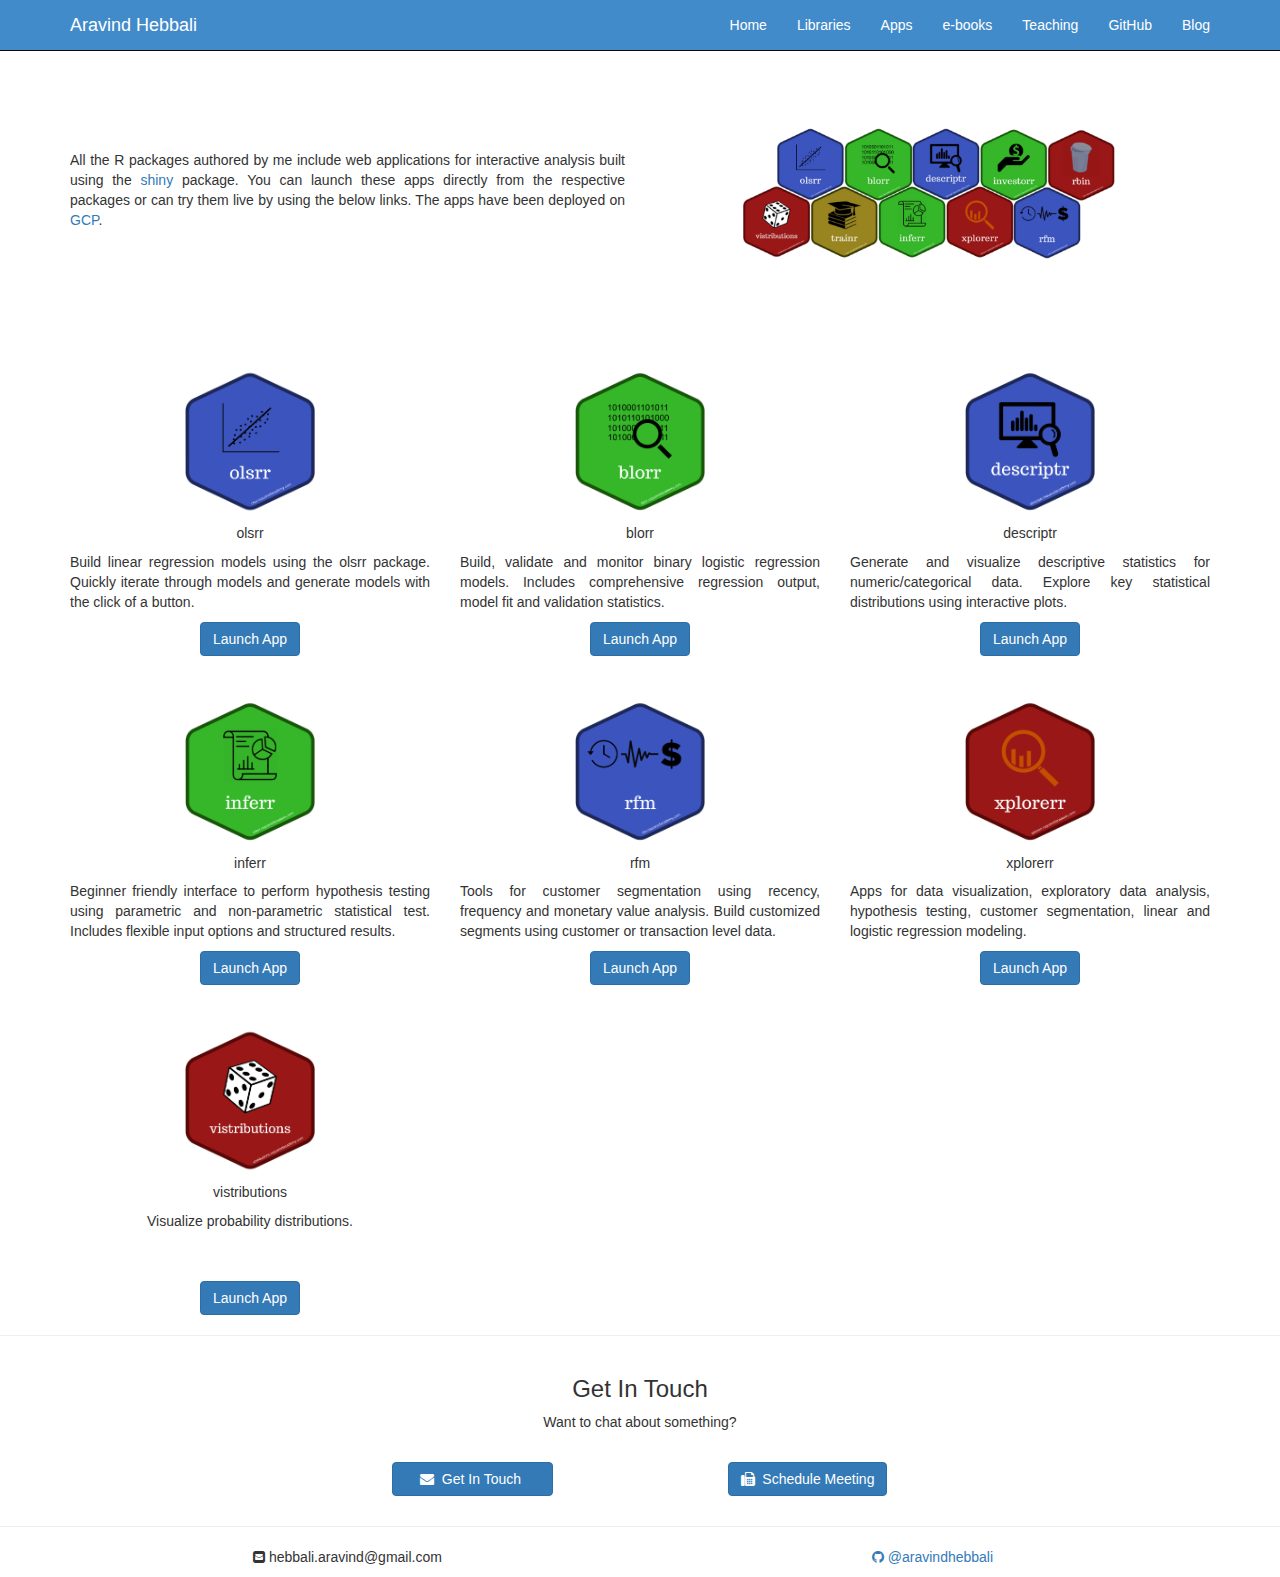
<file: apps.html>
<!DOCTYPE html>
  <html lang="en">

  <head>

    <meta charset="utf-8">
    <meta http-equiv="X-UA-Compatible" content="IE=edge">
    <meta name="viewport" content="width=device-width, initial-scale=1">
    <meta name="description" content="R Shiny Apps developed by Aravind Hebbali">
    <meta name="author" content="Aravind Hebbali">
    <link rel="canonical" href="https://www.aravindhebbali.com/" />
    <title>R Shiny Apps | Aravind Hebbali</title>
    <meta property="og:url" content="https://www.aravindhebbali.com/"/>
    <meta property="og:title" content="Aravind Hebbali"/>
    <meta property="og:site_name" content="aravindhebbali.com"/>
    <meta property="og:description" content="R Shiny Apps developed by Aravind Hebbali"/>
    <meta property="og:image" content="https://www.aravindhebbali.com/images/logo.jpg"/>
    <meta property="og:image:height" content="219"/>
    <meta property="og:image:width" content="220"/>
    <meta name="keywords" content="aravind, hebbali, aravind hebbali, rsquared academy, r shiny, shiny apps, r shiny apps, olsrr, inferr, descriptr, blorr, rfm, vistributions, xplorerr, nse2r, rbin" />
    <meta name="description" content="R Shiny Apps developed by Aravind Hebbali" />
    <meta name="referrer" content="no-referrer">
    <meta name="twitter:title" content="Aravind Hebbali" />
    <meta name="twitter:description" content="R Shiny Apps developed by Aravind Hebbali" />
    <meta name="twitter:card" content="summary" />
    <meta name="twitter:site" content="@hebbaliaravind" />
    <meta name="twitter:image" content="https://www.aravindhebbali.com/images/logo.jpg" />
    <meta name="twitter:image:width" content="300" />
    <meta name="twitter:image:height" content="300" />
    <meta name="twitter:creator" content="@hebbaliaravind" />
    <meta name="twitter:domain" content="www.aravindhebbali.com" />

    <!-- Bootstrap Core CSS -->
    <link href="css/bootstrap.min.css" rel="stylesheet">
    <link href="css/heroic-features.css" rel="stylesheet">
    <!-- Custom CSS -->
    <link rel="stylesheet" href="https://cdnjs.cloudflare.com/ajax/libs/font-awesome/4.7.0/css/font-awesome.min.css">
    <link rel='shortcut icon' type='image/x-icon' href='/favicon.ico' />

    <!-- Global site tag (gtag.js) - Google Analytics -->
    <script async src="https://www.googletagmanager.com/gtag/js?id=UA-57270671-5"></script>
    <script>
      window.dataLayer = window.dataLayer || [];
      function gtag(){dataLayer.push(arguments);}
      gtag('js', new Date());

      gtag('config', 'UA-57270671-3');
    </script>


    <!-- HTML5 Shim and Respond.js IE8 support of HTML5 elements and media queries -->
    <!-- WARNING: Respond.js doesn't work if you view the page via file:// -->
      <!--[if lt IE 9]>
          <script src="https://oss.maxcdn.com/libs/html5shiv/3.7.0/html5shiv.js"></script>
          <script src="https://oss.maxcdn.com/libs/respond.js/1.4.2/respond.min.js"></script>
        <![endif]-->

        <script type="application/ld+json">
          { "@context" : "https://schema.org",
          "@type" : "Person",
          "name" : "Aravind Hebbali",
          "url" : "https://www.aravindhebbali.com",
          "sameAs" : [ 
          "https://github.com/aravindhebbali",
          "https://twitter.com/hebbaliaravind",
          "https://www.linkedin.com/in/aravind-hebbali-b6553831/"
          ] 
        }
      </script>


    </head>

    <body>

      <!-- Navigation -->
      <nav class="navbar navbar-inverse navbar-fixed-top" role="navigation">
        <div class="container">
          <!-- Brand and toggle get grouped for better mobile display -->
          <div class="navbar-header">
            <button type="button" class="navbar-toggle" data-toggle="collapse" data-target="#bs-example-navbar-collapse-1">
              <span class="sr-only">Toggle navigation</span>
              <span class="icon-bar"></span>
              <span class="icon-bar"></span>
              <span class="icon-bar"></span>
            </button>
            <a class="navbar-brand" href="#">Aravind Hebbali</a>
          </div>
          <!-- Collect the nav links, forms, and other content for toggling -->
          <div class="collapse navbar-collapse" id="bs-example-navbar-collapse-1">
            <ul class="nav navbar-nav navbar-right">
              <li>
                <a href="https://www.aravindhebbali.com">Home</a>
              </li>
              <li>
                <a href="libraries.html">Libraries</a>
              </li>
              <li>
                <a href="apps.html">Apps</a>
              </li>
              <li>
                <a href="e-books.html">e-books</a>
              </li>
              <li>
                <a href="https://www.rsquaredacademy.com/"  target="_blank">Teaching</a>
              </li>
              <li>
                <a href="https://github.com/aravindhebbali" target="_blank">GitHub</a>
              </li>
              <li>
                <a href="https://blog.aravindhebbali.com" target="_blank">Blog</a>
              </li>
            </ul>
          </div>
        </div>
      </nav>

                
                <br>

                <!-- Tabs -->
                <div class="container">
                  <div class = "row text-left"> 

                    <div class="col-md-6 col-sm-9">
                      <br>
                      <br>
                      <br>
                      <p class = 'text-justify'>All the R packages authored by me include web 
                        applications for interactive analysis built using the 
                        <a href="https://shiny.rstudio.com/" target="_blank">shiny</a> package. You
                        can launch these apps directly from the respective packages or can try 
                        them live by using the below links. The apps have been deployed on 
                        <a href="https://cloud.google.com/" target="_blank">GCP</a>.
                      </p>
                    </div>

                    <div class="col-md-6 col-sm-3">
                      <div class="text-center">
                        <p>
                          <img src="images/hex_stickers.png" width="400px" alt="">
                        </p>
                      </div>
                    </div>
                  </div>
                  <div class="row">
                    <div class="col-md-12">

            <div class="row text-center">
              <div class="col-md-4 col-sm-12">
                <div class="card">
                  <img class="card-img-top" src="images/hex_trial.png" height = '150px' alt="Card image cap">
                  <div class="card-body">
                    <h5 class="card-title">olsrr</h5>
                    <p class="card-text text-justify">Build linear regression models using the olsrr package. Quickly iterate through
                    models and generate models with the click of a button.</p>
                    <a href="https://www.rsquaredcomputing.com/shiny/olsrr/" target="_blank" class="btn btn-primary">Launch App</a>
                  </div>
                </div>
              </div>
              <div class="col-md-4 col-sm-12">
                <div class="card">
                  <img class="card-img-top" src="images/hex_blorr.png" height = '150px' alt="Card image cap">
                  <div class="card-body">
                    <h5 class="card-title">blorr</h5>
                    <p class="card-text text-justify">Build, validate and monitor binary logistic regression models. Includes comprehensive
                    regression output, model fit and validation statistics.</p>
                    <a href="https://www.rsquaredcomputing.com/shiny/blorr/" target="_blank" class="btn btn-primary">Launch App</a>
                  </div>
                </div>
              </div>
              <div class="col-md-4 col-sm-12">
                <div class="card">
                  <img class="card-img-top" src="images/hex_descriptr.png" height = '150px' alt="Card image cap">
                  <div class="card-body">
                    <h5 class="card-title">descriptr</h5>
                    <p class="card-text text-justify">Generate and visualize descriptive statistics for numeric/categorical data. Explore
                    key statistical distributions using interactive plots.</p>
                    <a href="https://www.rsquaredcomputing.com/shiny/descriptr/" target="_blank" class="btn btn-primary">Launch App</a>
                  </div>
                </div>
              </div>
            </div>

            <br>
            <br>

            <div class="row text-center">
              <div class="col-md-4 col-sm-12">
                <div class="card">
                  <img class="card-img-top" src="images/hex_inferr.png" height = '150px' alt="Card image cap">
                  <div class="card-body">
                    <h5 class="card-title">inferr</h5>
                    <p class="card-text text-justify">Beginner friendly interface to perform hypothesis testing using parametric and non-parametric statistical test. Includes flexible input options and structured results.</p>
                    <a href="https://www.rsquaredcomputing.com/shiny/inferr/" target="_blank" class="btn btn-primary">Launch App</a>
                  </div>
                </div>
              </div>
              <div class="col-md-4 col-sm-12">
                <div class="card">
                  <img class="card-img-top" src="images/hex_rfm.png" height = '150px' alt="Card image cap">
                  <div class="card-body">
                    <h5 class="card-title">rfm</h5>
                    <p class="card-text text-justify">Tools for customer segmentation using recency, frequency and monetary value analysis. Build customized segments using customer or transaction level data.</p>
                    <a href="https://www.rsquaredcomputing.com/shiny/rfm/" target="_blank" class="btn btn-primary">Launch App</a>
                  </div>
                </div>
              </div>
              <div class="col-md-4 col-sm-12">
                <div class="card">
                  <img class="card-img-top" src="images/hex_xplorerr.png" height = '150px' alt="Card image cap">
                  <div class="card-body">
                    <h5 class="card-title">xplorerr</h5>
                    <p class="card-text text-justify">Apps for data visualization, exploratory data analysis, hypothesis testing, customer segmentation, linear and logistic regression modeling.</p>
                    <a href="https://www.rsquaredcomputing.com/shiny/xplorerr/" target="_blank" class="btn btn-primary">Launch App</a>
                  </div>
                </div>
              </div>
            </div>

            <br>
            <br>

            <div class="row text-center">
                <div class="col-md-4 col-sm-9">
                    <div class="card">
                      <img class="card-img-top" src="images/hex_vistributions.png" height = '150px' alt="Card image cap">
                      <div class="card-body">
                        <h5 class="card-title">vistributions</h5>
                        <p class="card-text text-center">Visualize probability distributions.</p>
                        <br>
                        <br>
                        <a href="https://www.rsquaredcomputing.com/shiny/vistributions/" target="_blank" class="btn btn-primary">Launch App</a>
                      </div>
                    </div>
                </div>
            </div>


          </div>
        </div>
      </div>

          
  <!-- /Tabs -->

  <hr>

  
  <div class="row">
    <div class="text-center">
      <h3>Get In Touch</h3>
      <p>
        Want to chat about something?
      </p>
    </div>
    <div class="row">
      <div class="col-md-3 col-sm-12"></div>
      <div class="col-md-3 col-sm-12 text-center">
        <br>
        <p>
          <a href="https://aravindhebbali.typeform.com/to/VXDxYJ" target="_blank" class="btn btn-primary">&nbsp;&nbsp;&nbsp;&nbsp;<i class="fa fa-envelope" aria-hidden="true"></i>&nbsp;&nbsp;Get In Touch&nbsp;&nbsp;&nbsp;&nbsp;&nbsp;</a>
        </p>
      </div>
      <div class="col-md-3 col-sm-12 text-center">
        <br>
        <p>
          <a href="https://calendly.com/aravindhebbali" target="_blank" class="btn btn-primary"><i class="fa fa-fax" aria-hidden="true"></i>&nbsp;&nbsp;Schedule Meeting</a>
        </p>
      </div>
      <div class="col-md-3 col-sm-12"></div>
    </div>
  </div>

</div>
<!-- /.container -->

<hr>

<!-- Footer -->
<div id="footer">
  <div class="container">
    <div class="row">
      <div class="col-sm-6">
        <div class="foot-header text-center">
          <p><i id="social-em" class="fa fa-envelope-square social"></i> hebbali.aravind@gmail.com</p>
        </div> 
      </div>
      <div class="col-sm-6">
        <div class="foot-header text-center">
          <p><a href="https://www.github.com/aravindhebbali" target="_blank"><i id="social-em" class="fa fa-github social"></i> @aravindhebbali</a></p>
        </div> 
      </div>
    </div>
  </div>
</div>    

          </div>
          <!-- /.container -->

          <!-- jQuery -->
          <script src="js/jquery.js"></script>

          <!-- Bootstrap Core JavaScript -->
          <script src="js/bootstrap.min.js"></script>

        </body>

        </html>
</file>
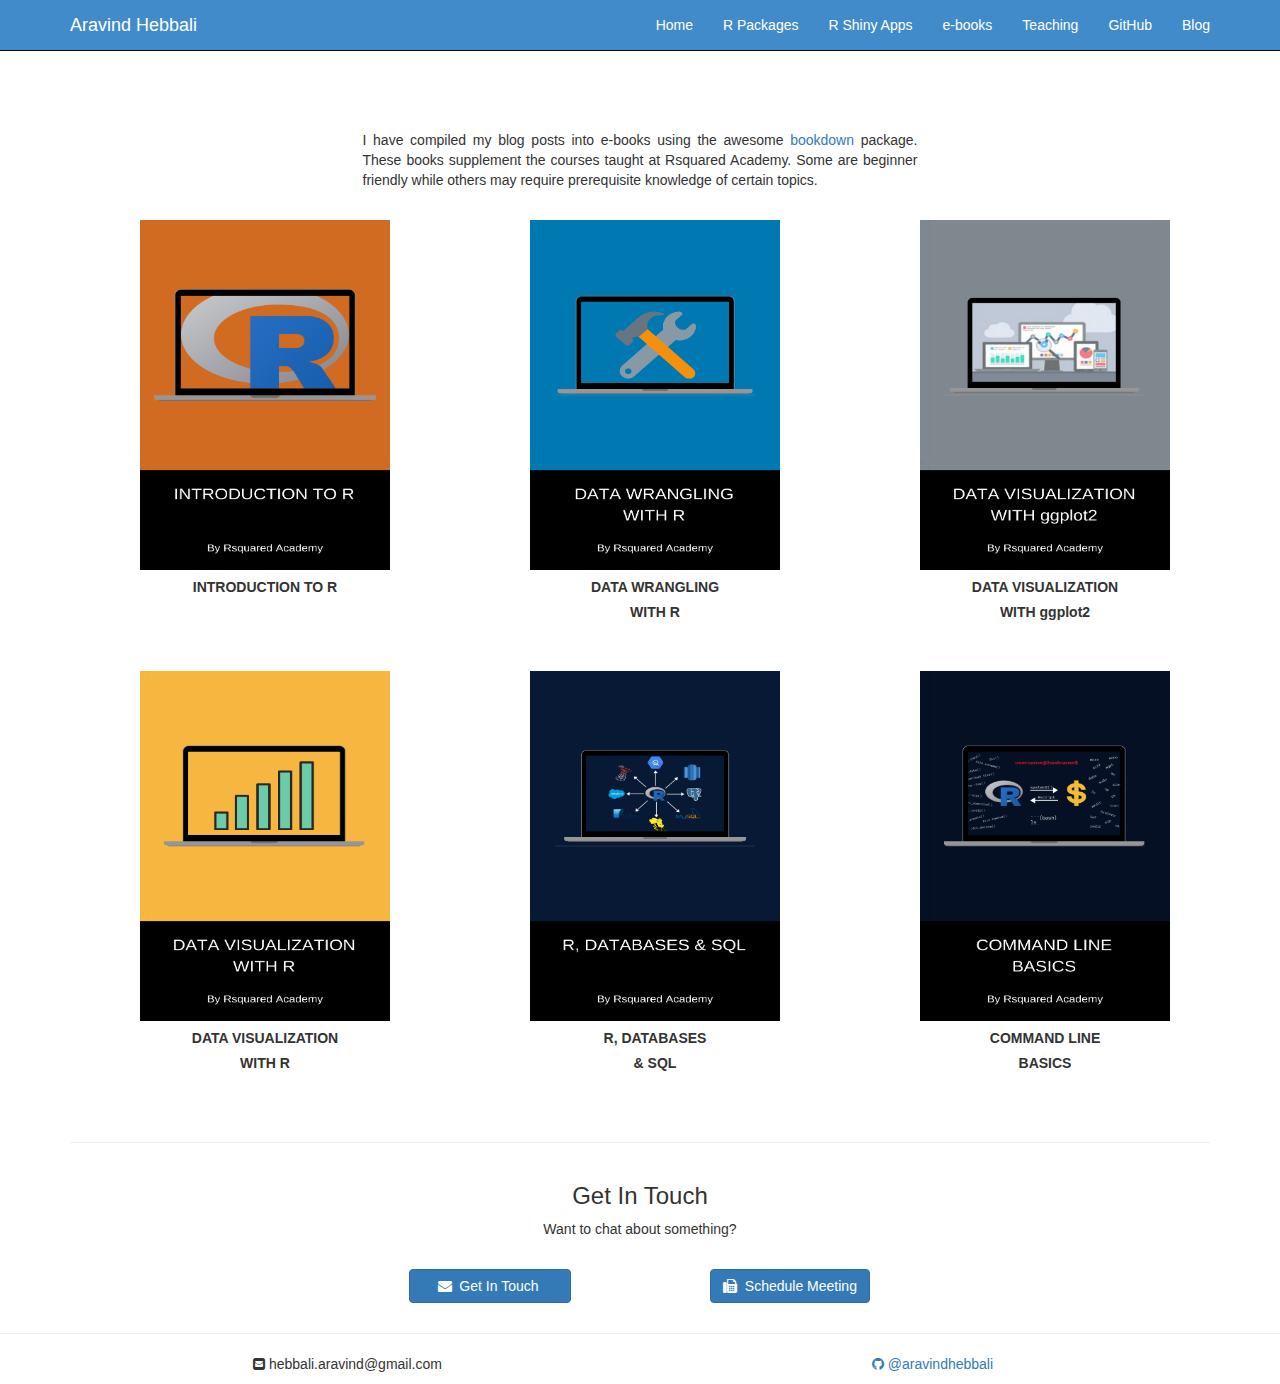
<file: e-books.html>
<!DOCTYPE html>
  <html lang="en">

  <head>

    <meta charset="utf-8">
    <meta http-equiv="X-UA-Compatible" content="IE=edge">
    <meta name="viewport" content="width=device-width, initial-scale=1">
    <meta name="description" content="These eBooks supplement the courses offered at Rsquared Academy. Cover variety of topics including data wrangling, visualization, SQL and command line.">
    <meta name="author" content="Aravind Hebbali">
    <link rel="canonical" href="https://www.aravindhebbali.com/" />
    <title>eBooks | Aravind Hebbali</title>
    <meta property="og:url" content="https://www.aravindhebbali.com/"/>
    <meta property="og:title" content="Aravind Hebbali"/>
    <meta property="og:site_name" content="aravindhebbali.com"/>
    <meta property="og:description" content="These eBooks supplement the courses offered at Rsquared Academy. Cover variety of topics including data wrangling, visualization, SQL and command line."/>
    <meta property="og:image" content="https://www.aravindhebbali.com/images/logo.jpg"/>
    <meta property="og:image:height" content="219"/>
    <meta property="og:image:width" content="220"/>
    <meta name="keywords" content="aravind, hebbali, aravind hebbali, rsquared academy, ebooks, dplyr, ggplot2, sql, command line, bash,  olsrr, inferr, descriptr, blorr, rfm, vistributions, xplorerr, nse2r, rbin" />
    <meta name="referrer" content="no-referrer">
    <meta name="twitter:title" content="Aravind Hebbali" />
    <meta name="twitter:description" content="These eBooks supplement the courses offered at Rsquared Academy. Cover variety of topics including data wrangling, visualization, SQL and command line." />
    <meta name="twitter:card" content="summary" />
    <meta name="twitter:site" content="@hebbaliaravind" />
    <meta name="twitter:image" content="https://www.aravindhebbali.com/images/logo.jpg" />
    <meta name="twitter:image:width" content="300" />
    <meta name="twitter:image:height" content="300" />
    <meta name="twitter:creator" content="@hebbaliaravind" />
    <meta name="twitter:domain" content="www.aravindhebbali.com" />

    <!-- Bootstrap Core CSS -->
    <link href="css/bootstrap.min.css" rel="stylesheet">
    <link href="css/heroic-features.css" rel="stylesheet">
    <!-- Custom CSS -->
    <link rel="stylesheet" href="https://cdnjs.cloudflare.com/ajax/libs/font-awesome/4.7.0/css/font-awesome.min.css">
    <link rel='shortcut icon' type='image/x-icon' href='/favicon.ico' />

    <!-- Global site tag (gtag.js) - Google Analytics -->
    <script async src="https://www.googletagmanager.com/gtag/js?id=UA-57270671-5"></script>
    <script>
      window.dataLayer = window.dataLayer || [];
      function gtag(){dataLayer.push(arguments);}
      gtag('js', new Date());

      gtag('config', 'UA-57270671-3');
    </script>


    <!-- HTML5 Shim and Respond.js IE8 support of HTML5 elements and media queries -->
    <!-- WARNING: Respond.js doesn't work if you view the page via file:// -->
      <!--[if lt IE 9]>
          <script src="https://oss.maxcdn.com/libs/html5shiv/3.7.0/html5shiv.js"></script>
          <script src="https://oss.maxcdn.com/libs/respond.js/1.4.2/respond.min.js"></script>
        <![endif]-->

        <script type="application/ld+json">
          { "@context" : "https://schema.org",
          "@type" : "Person",
          "name" : "Aravind Hebbali",
          "url" : "https://www.aravindhebbali.com",
          "sameAs" : [ 
          "https://github.com/aravindhebbali",
          "https://twitter.com/hebbaliaravind",
          "https://www.linkedin.com/in/aravind-hebbali-b6553831/"
          ] 
        }
      </script>


    </head>

    <body>

      <!-- Navigation -->
      <nav class="navbar navbar-inverse navbar-fixed-top" role="navigation">
        <div class="container">
          <!-- Brand and toggle get grouped for better mobile display -->
          <div class="navbar-header">
            <button type="button" class="navbar-toggle" data-toggle="collapse" data-target="#bs-example-navbar-collapse-1">
              <span class="sr-only">Toggle navigation</span>
              <span class="icon-bar"></span>
              <span class="icon-bar"></span>
              <span class="icon-bar"></span>
            </button>
            <a class="navbar-brand" href="#">Aravind Hebbali</a>
          </div>
          <!-- Collect the nav links, forms, and other content for toggling -->
          <div class="collapse navbar-collapse" id="bs-example-navbar-collapse-1">
            <ul class="nav navbar-nav navbar-right">
              <li>
                <a href="https://www.aravindhebbali.com">Home</a>
              </li>
              <li>
                <a href="r-packages.html">R Packages</a>
              </li>
              <li>
                <a href="r-shiny-apps.html">R Shiny Apps</a>
              </li>
              <li>
                <a href="e-books.html">e-books</a>
              </li>
              <li>
                <a href="https://www.rsquaredacademy.com/"  target="_blank">Teaching</a>
              </li>
              <li>
                <a href="https://github.com/aravindhebbali" target="_blank">GitHub</a>
              </li>
              <li>
                <a href="https://blog.aravindhebbali.com" target="_blank">Blog</a>
              </li>
            </ul>
          </div>
        </div>
      </nav>

              <!-- Page Content -->
              <div class="container">
                <div class = "row text-center"> 
                    <div class="col-md-3"></div>
                    <div class="col-md-6 col-sm-9">
                      <br>
                      <br>
                      <br>
                      <p class = 'text-justify'>I have compiled my blog posts into e-books 
                        using the awesome <a href="https://shiny.rstudio.com/" target="_blank">bookdown</a> package.
                        These books supplement the courses taught at Rsquared Academy. Some are beginner friendly while others may require prerequisite knowledge of certain topics. 
                      </p>
                    </div>
                    <div class="col-md-3"></div>
                </div>

                
                <br>

                <!-- Tabs -->
                <div class="container">
                  <div class="row text-center">
      <div class="col-md-4 col-sm-9">
            <a href="https://intro-r.rsquaredacademy.com/" target="_blank"><img src="images/intro-r.png" height = '350px' width="250px" alt="Card image cap"></a>
            <br>
            <h5 class="text-center"><b>INTRODUCTION TO R</b></h5>
        </div>
        <div class="col-md-4 col-sm-9">
            <a href="https://wrangle-r.rsquaredacademy.com/" target="_blank"><img src="images/wrangle-r.png" height = '350px' width="250px" alt="Card image cap"></a>
            <br>
            <h5 class="text-center"><b>DATA WRANGLING</b></h5>
            <h5 class="text-center"><b>WITH R</b></h5>
        </div>
        <div class="col-md-4 col-sm-9">
            <a href="https://viz-ggplot2.rsquaredacademy.com/" target="_blank"><img src="images/viz-ggplot2.png" height = '350px' width="250px" alt="Card image cap"></a>
            <br>
            <h5 class="text-center"><b>DATA VISUALIZATION</b></h5>
            <h5 class="text-center"><b>WITH ggplot2</b></h5>
        </div>        
    </div>

    <br>
    <br>

    <div class="row text-center">
        <div class="col-md-4 col-sm-9">
            <a href="https://viz-base.rsquaredacademy.com/" target="_blank"><img src="images/viz-base.png" height = '350px' width="250px" alt="Card image cap"></a>
            <br>
            <h5 class="text-center"><b>DATA VISUALIZATION</b></h5>
            <h5 class="text-center"><b>WITH R</b></h5>
        </div>
        <div class="col-md-4 col-sm-9">
            <a href="https://rdbsql.rsquaredacademy.com/" target="_blank"><img src="images/rdbsql.png" height = '350px' width="250px" alt="Card image cap"></a>
            <br>
            <h5 class="text-center"><b>R, DATABASES</b></h5>
            <h5 class="text-center"><b>& SQL</b></h5>
        </div>
        <div class="col-md-4 col-sm-9">
            <a href="https://bash-intro.rsquaredacademy.com/" target="_blank"><img src="images/ebook-bash-intro.png" height = '350px' width="250px" alt="Card image cap"></a>
            <br>
            <h5 class="text-center"><b>COMMAND LINE</b></h5>
            <h5 class="text-center"><b>BASICS</b></h5>
        </div>
    </div>

    <br>
    <br>

                </div>
  <!-- /Tabs -->

  <hr>

  
  <div class="row">
    <div class="text-center">
      <h3>Get In Touch</h3>
      <p>
        Want to chat about something?
      </p>
    </div>
    <div class="row">
      <div class="col-md-3 col-sm-12"></div>
      <div class="col-md-3 col-sm-12 text-center">
        <br>
        <p>
          <a href="https://aravindhebbali.typeform.com/to/VXDxYJ" target="_blank" class="btn btn-primary">&nbsp;&nbsp;&nbsp;&nbsp;<i class="fa fa-envelope" aria-hidden="true"></i>&nbsp;&nbsp;Get In Touch&nbsp;&nbsp;&nbsp;&nbsp;&nbsp;</a>
        </p>
      </div>
      <div class="col-md-3 col-sm-12 text-center">
        <br>
        <p>
          <a href="https://calendly.com/aravindhebbali" target="_blank" class="btn btn-primary"><i class="fa fa-fax" aria-hidden="true"></i>&nbsp;&nbsp;Schedule Meeting</a>
        </p>
      </div>
      <div class="col-md-3 col-sm-12"></div>
    </div>
  </div>

</div>
<!-- /.container -->

<hr>

<!-- Footer -->
<div id="footer">
  <div class="container">
    <div class="row">
      <div class="col-sm-6">
        <div class="foot-header text-center">
          <p><i id="social-em" class="fa fa-envelope-square social"></i> hebbali.aravind@gmail.com</p>
        </div> 
      </div>
      <div class="col-sm-6">
        <div class="foot-header text-center">
          <p><a href="https://www.github.com/aravindhebbali" target="_blank"><i id="social-em" class="fa fa-github social"></i> @aravindhebbali</a></p>
        </div> 
      </div>
    </div>
  </div>
</div>    

          </div>
          <!-- /.container -->

          <!-- jQuery -->
          <script src="js/jquery.js"></script>

          <!-- Bootstrap Core JavaScript -->
          <script src="js/bootstrap.min.js"></script>

        </body>

        </html>
</file>
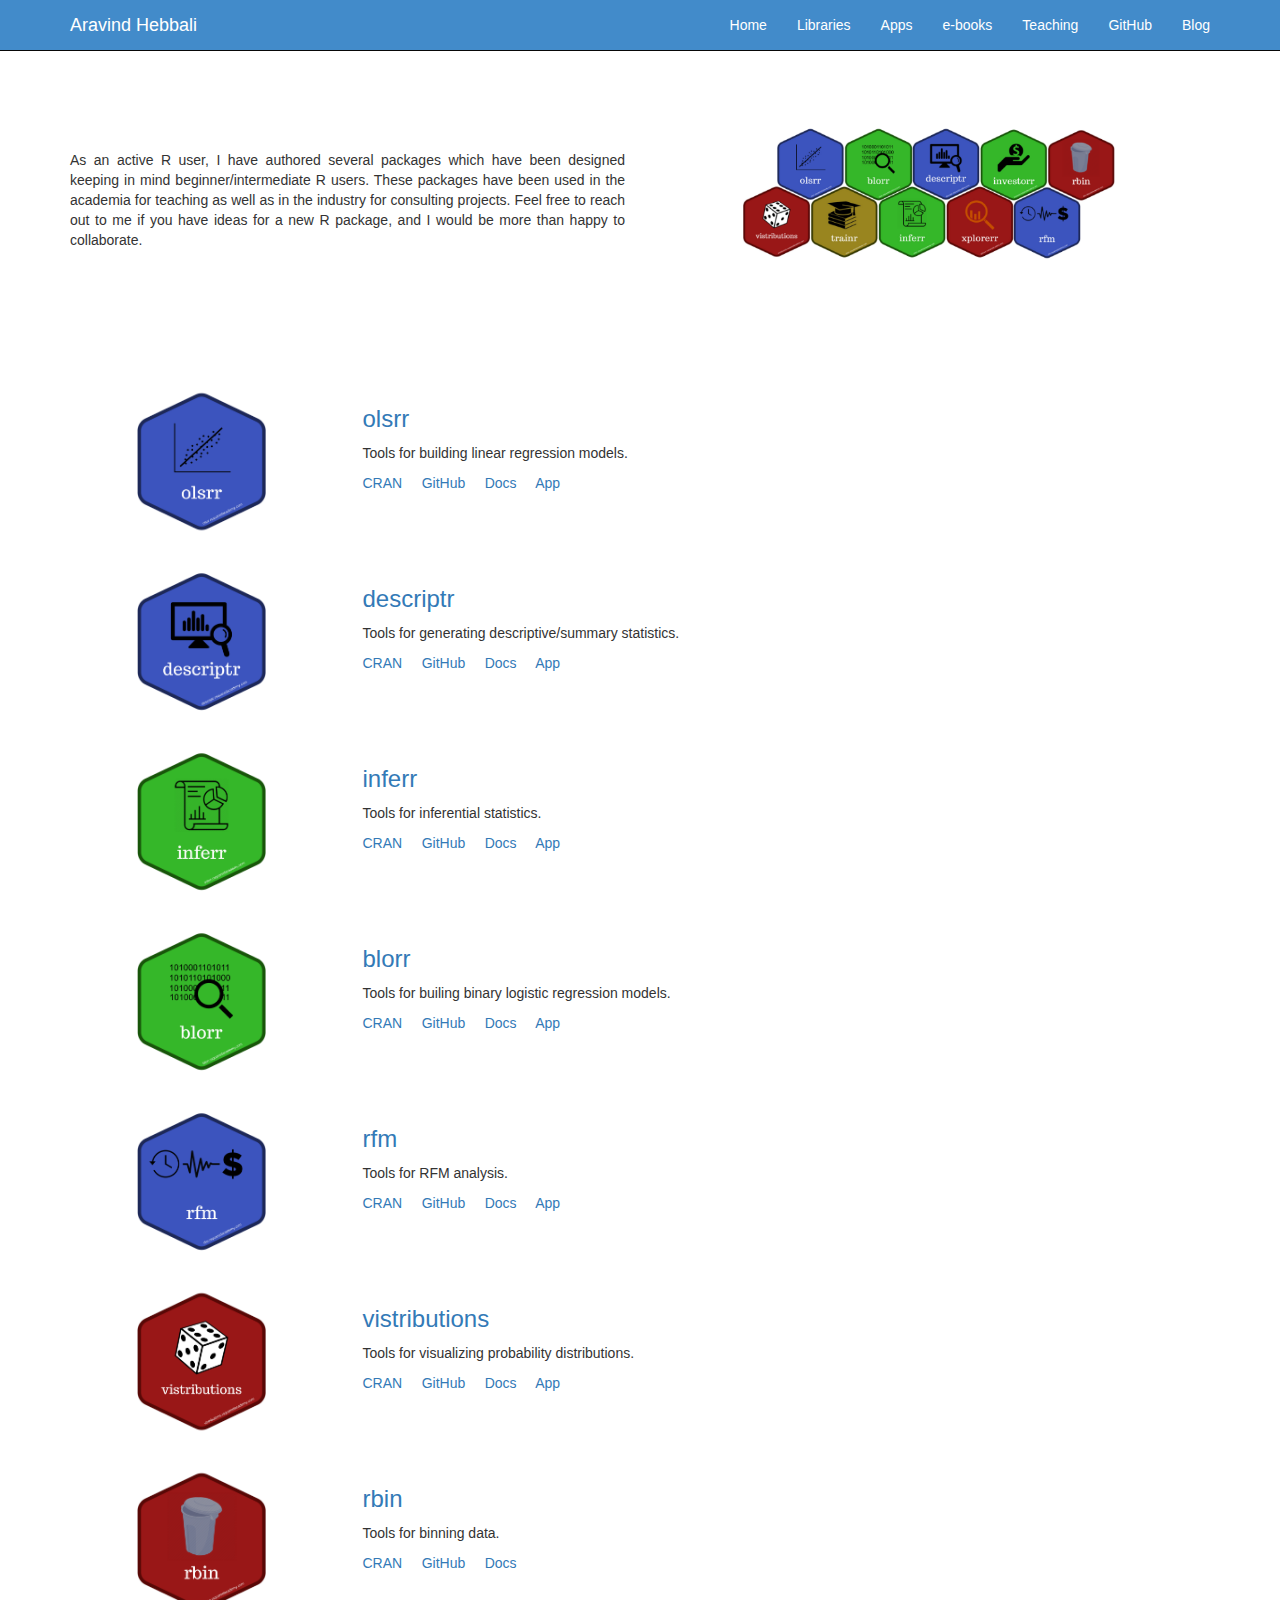
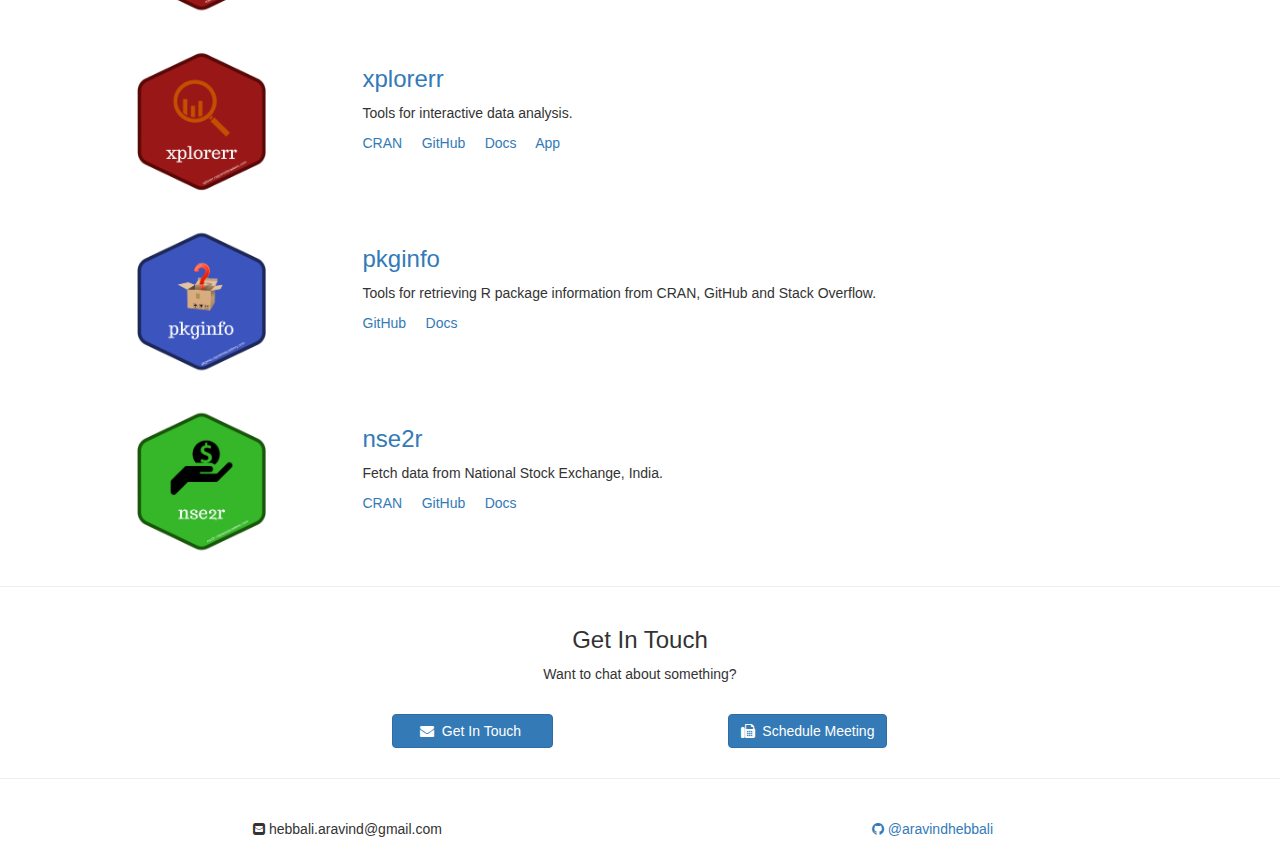
<file: libraries.html>
<!DOCTYPE html>
  <html lang="en">

  <head>

    <meta charset="utf-8">
    <meta http-equiv="X-UA-Compatible" content="IE=edge">
    <meta name="viewport" content="width=device-width, initial-scale=1">
    <meta name="description" content="Personal website of Aravind Hebbali">
    <meta name="author" content="Aravind Hebbali">
    <link rel="canonical" href="https://www.aravindhebbali.com/" />
    <title>R Packages | Aravind Hebbali</title>
    <meta property="og:url" content="https://www.aravindhebbali.com/"/>
    <meta property="og:title" content="Aravind Hebbali"/>
    <meta property="og:site_name" content="aravindhebbali.com"/>
    <meta property="og:description" content="R Packages by Aravind Hebbali."/>
    <meta property="og:image" content="https://www.aravindhebbali.com/images/logo.jpg"/>
    <meta property="og:image:height" content="219"/>
    <meta property="og:image:width" content="220"/>
    <meta name="keywords" content="aravind, hebbali, aravind hebbali, rsquared academy, olsrr, inferr, descriptr, blorr, rfm, vistributions, xplorerr, nse2r, rbin" />
    <meta name="description" content="R Packages by Aravind Hebbali" />
    <meta name="referrer" content="no-referrer">
    <meta name="twitter:title" content="Aravind Hebbali" />
    <meta name="twitter:description" content="R Packages by Aravind Hebbali." />
    <meta name="twitter:card" content="summary" />
    <meta name="twitter:site" content="@hebbaliaravind" />
    <meta name="twitter:image" content="https://www.aravindhebbali.com/images/logo.jpg" />
    <meta name="twitter:image:width" content="300" />
    <meta name="twitter:image:height" content="300" />
    <meta name="twitter:creator" content="@hebbaliaravind" />
    <meta name="twitter:domain" content="www.aravindhebbali.com" />

    <!-- Bootstrap Core CSS -->
    <link href="css/bootstrap.min.css" rel="stylesheet">
    <link href="css/heroic-features.css" rel="stylesheet">
    <!-- Custom CSS -->
    <link rel="stylesheet" href="https://cdnjs.cloudflare.com/ajax/libs/font-awesome/4.7.0/css/font-awesome.min.css">
    <link rel='shortcut icon' type='image/x-icon' href='/favicon.ico' />

    <!-- Global site tag (gtag.js) - Google Analytics -->
    <script async src="https://www.googletagmanager.com/gtag/js?id=UA-57270671-5"></script>
    <script>
      window.dataLayer = window.dataLayer || [];
      function gtag(){dataLayer.push(arguments);}
      gtag('js', new Date());

      gtag('config', 'UA-57270671-3');
    </script>


    <!-- HTML5 Shim and Respond.js IE8 support of HTML5 elements and media queries -->
    <!-- WARNING: Respond.js doesn't work if you view the page via file:// -->
      <!--[if lt IE 9]>
          <script src="https://oss.maxcdn.com/libs/html5shiv/3.7.0/html5shiv.js"></script>
          <script src="https://oss.maxcdn.com/libs/respond.js/1.4.2/respond.min.js"></script>
        <![endif]-->

        <script type="application/ld+json">
          { "@context" : "https://schema.org",
          "@type" : "Person",
          "name" : "Aravind Hebbali",
          "url" : "https://www.aravindhebbali.com",
          "sameAs" : [ 
          "https://github.com/aravindhebbali",
          "https://twitter.com/hebbaliaravind",
          "https://www.linkedin.com/in/aravind-hebbali-b6553831/"
          ] 
        }
      </script>


    </head>

    <body>

      <!-- Navigation -->
      <nav class="navbar navbar-inverse navbar-fixed-top" role="navigation">
        <div class="container">
          <!-- Brand and toggle get grouped for better mobile display -->
          <div class="navbar-header">
            <button type="button" class="navbar-toggle" data-toggle="collapse" data-target="#bs-example-navbar-collapse-1">
              <span class="sr-only">Toggle navigation</span>
              <span class="icon-bar"></span>
              <span class="icon-bar"></span>
              <span class="icon-bar"></span>
            </button>
            <a class="navbar-brand" href="#">Aravind Hebbali</a>
          </div>
          <!-- Collect the nav links, forms, and other content for toggling -->
          <div class="collapse navbar-collapse" id="bs-example-navbar-collapse-1">
            <ul class="nav navbar-nav navbar-right">
              <li>
                <a href="https://www.aravindhebbali.com">Home</a>
              </li>
              <li>
                <a href="libraries.html">Libraries</a>
              </li>
              <li>
                <a href="apps.html">Apps</a>
              </li>
              <li>
                <a href="e-books.html">e-books</a>
              </li>
              <li>
                <a href="https://rsquared-academy.thinkific.com/"  target="_blank">Teaching</a>
              </li>
              <li>
                <a href="https://github.com/aravindhebbali" target="_blank">GitHub</a>
              </li>
              <li>
                <a href="https://blog.aravindhebbali.com" target="_blank">Blog</a>
              </li>
            </ul>
          </div>
        </div>
      </nav>

            
                <br>

                <!-- Tabs -->
                <div class="container">
                  <div class = "row text-left"> 

                    <div class="col-md-6 col-sm-9">
                      <br>
                      <br>
                      <br>
                      <p class = 'text-justify'>As an active R user, I have authored several 
                        packages which have been designed keeping in mind beginner/intermediate
                        R users. These packages have been used in the academia for teaching as 
                        well as in the industry for consulting projects. Feel free to reach out
                        to me if you have ideas for a new R package, and I would be more than 
                        happy to collaborate.
                      </p>
                    </div>

                    <div class="col-md-6 col-sm-3">
                      <div class="text-center">
                        <p>
                          <img src="images/hex_stickers.png" width="400px" alt="">
                        </p>
                      </div>
                    </div>
                  </div>
                  <div class="row">
                    <div class="col-md-12">

                              <div class = "row text-left"> 

                                <div class="col-md-3 col-sm-3">
                                  <br>
                                  <div class="text-center">
                                    <p>
                                      <img src="images/hex_trial.png" height="150px" alt="">
                                    </p>
                                  </div>
                                </div>


                                <div class="col-md-6 col-sm-9">
                                  <br>
                                  <a href="https://olsrr.rsquaredacademy.com" target="_blank"><h3>olsrr</h3></a>
                                  <p class="text-justify">Tools for building linear regression models.</p>
                                  <p>
                                    <a href="https://cran.r-project.org/package=olsrr" target="_blank">CRAN</a>&nbsp;&nbsp;&nbsp;&nbsp;
                                    <a href="https://github.com/rsquaredacademy/olsrr" target="_blank">GitHub</a>&nbsp;&nbsp;&nbsp;&nbsp;
                                    <a href="https://olsrr.rsquaredacademy.com" target="_blank">Docs</a>&nbsp;&nbsp;&nbsp;&nbsp;
                                    <a href="https://www.rsquaredcomputing.com/shiny/olsrr/" target="_blank">App</a>
                                  </p>
                                </div>
                              </div>

                              <div class = "row text-left"> 

                                <div class="col-md-3 col-sm-3">
                                  <br>
                                  <div class="text-center">
                                    <p>
                                      <img src="images/hex_descriptr.png" height="150px" alt="">
                                    </p>
                                  </div>  
                                </div>

            <!-- <div class="col-md-3 col-sm-9">
            </div>  -->

            <div class="col-md-6 col-sm-9">
              <br>
              <a href="https://descriptr.rsquaredacademy.com" target="_blank"><h3>descriptr</h3></a>
              <p class="text-justify">Tools for generating descriptive/summary statistics.</p>
              <p>
                <a href="https://cran.r-project.org/package=descriptrr" target="_blank">CRAN</a>&nbsp;&nbsp;&nbsp;&nbsp;
                <a href="https://github.com/rsquaredacademy/descriptr" target="_blank">GitHub</a>&nbsp;&nbsp;&nbsp;&nbsp;
                <a href="https://descriptr.rsquaredacademy.com" target="_blank">Docs</a>&nbsp;&nbsp;&nbsp;&nbsp;
                <a href="https://www.rsquaredcomputing.com/shiny/descriptr/" target="_blank">App</a>
              </p>
            </div>
          </div>

          <div class = "row text-left"> 

            <div class="col-md-3 col-sm-3">
              <br>
              <div class="text-center">
                <p>
                  <img src="images/hex_inferr.png" height="150px" alt="">
                </p>
              </div>
            </div>

            
            <div class="col-md-6 col-sm-9">
              <br>
              <a href="https://inferr.rsquaredacademy.com" target="_blank"><h3>inferr</h3></a>
              <p class="text-justify">Tools for inferential statistics.</p>
              <p>
                <a href="https://cran.r-project.org/package=inferr" target="_blank">CRAN</a>&nbsp;&nbsp;&nbsp;&nbsp;
                <a href="https://github.com/rsquaredacademy/inferr" target="_blank">GitHub</a>&nbsp;&nbsp;&nbsp;&nbsp;
                <a href="https://inferr.rsquaredacademy.com" target="_blank">Docs</a>&nbsp;&nbsp;&nbsp;&nbsp;
                <a href="https://www.rsquaredcomputing.com/shiny/inferr/" target="_blank">App</a>
              </p>
            </div>
            
          </div>

          <div class = "row text-left"> 

            <div class="col-md-3 col-sm-3">
              <br>
              <div class="text-center">
                <p>
                  <img src="images/hex_blorr.png" height="150px" alt="">
                </p>
              </div>
            </div>

           
            <div class="col-md-6 col-sm-9">
              <br>
              <a href="https://blorr.rsquaredacademy.com" target="_blank"><h3>blorr</h3></a>
              <p class="text-justify">Tools for builing binary logistic regression models.</p>
              <p>
                <a href="https://cran.r-project.org/package=blorr" target="_blank">CRAN</a>&nbsp;&nbsp;&nbsp;&nbsp;
                <a href="https://github.com/rsquaredacademy/blorr" target="_blank">GitHub</a>&nbsp;&nbsp;&nbsp;&nbsp;
                <a href="https://blorr.rsquaredacademy.com" target="_blank">Docs</a>&nbsp;&nbsp;&nbsp;&nbsp;
                <a href="https://www.rsquaredcomputing.com/shiny/blorr/" target="_blank">App</a>
              </p>
            </div>
            
          </div>

          <div class = "row text-left"> 

            <div class="col-md-3 col-sm-3">
              <br>
              <div class="text-center">
                <p>
                  <img src="images/hex_rfm.png" height="150px" alt="">
                </p>
              </div>
            </div>

         
            <div class="col-md-6 col-sm-9">
              <br>
              <a href="https://rfm.rsquaredacademy.com" target="_blank"><h3>rfm</h3></a>
              <p class="text-justify">Tools for RFM analysis.</p>
                <p>
                  <a href="https://cran.r-project.org/package=rfm" target="_blank">CRAN</a>&nbsp;&nbsp;&nbsp;&nbsp;
                  <a href="https://github.com/rsquaredacademy/rfm" target="_blank">GitHub</a>&nbsp;&nbsp;&nbsp;&nbsp;
                  <a href="https://rfm.rsquaredacademy.com" target="_blank">Docs</a>&nbsp;&nbsp;&nbsp;&nbsp;
                  <a href="https://www.rsquaredcomputing.com/shiny/rfm/" target="_blank">App</a>
                </p>
              </div>

            </div>

            <div class = "row text-left"> 

            <div class="col-md-3 col-sm-3">
              <br>
              <div class="text-center">
                <p>
                  <img src="images/hex_vistributions.png" height="150px" alt="">
                </p>
              </div>
            </div>

            
            <div class="col-md-6 col-sm-9">
              <br>
              <a href="https://vistributions.rsquaredacademy.com" target="_blank"><h3>vistributions</h3></a>
              <p class="text-justify">Tools for visualizing probability distributions.</p>
              <p>
                <a href="https://cran.r-project.org/package=vistributions" target="_blank">CRAN</a>&nbsp;&nbsp;&nbsp;&nbsp;
                <a href="https://github.com/rsquaredacademy/vistributions" target="_blank">GitHub</a>&nbsp;&nbsp;&nbsp;&nbsp;
                <a href="https://vistributions.rsquaredacademy.com" target="_blank">Docs</a>&nbsp;&nbsp;&nbsp;&nbsp;
                <a href="https://www.rsquaredcomputing.com/shiny/vistributions/" target="_blank">App</a>
              </p>
            </div>
            
          </div>

          <div class = "row text-left"> 

            <div class="col-md-3 col-sm-3">
              <br>
              <div class="text-center">
                <p>
                  <img src="images/hex_rbin.png" height="150px" alt="">
                </p>
              </div>
            </div>

          
            <div class="col-md-6 col-sm-9">
              <br>
              <a href="https://rbin.rsquaredacademy.com" target="_blank"><h3>rbin</h3></a>
              <p class="text-justify">Tools for binning data.</p>
              <p>
                <a href="https://cran.r-project.org/package=rbin" target="_blank">CRAN</a>&nbsp;&nbsp;&nbsp;&nbsp;  
                <a href="https://github.com/rsquaredacademy/rbin" target="_blank">GitHub</a>&nbsp;&nbsp;&nbsp;&nbsp;
                <a href="https://rbin.rsquaredacademy.com" target="_blank">Docs</a>&nbsp;&nbsp;&nbsp;&nbsp;
              </p>
            </div>
            
          </div>

          <div class = "row text-left"> 

              <div class="col-md-3 col-sm-3">
                <br>
                <div class="text-center">
                  <p>
                    <img src="images/hex_xplorerr.png" height="150px" alt="">
                  </p>
                </div>
              </div>

            <!-- <div class="col-md-3 col-sm-9">
            </div>  -->

            <div class="col-md-6 col-sm-9">
              <br>
              <a href="https://xplorerr.rsquaredacademy.com" target="_blank"><h3>xplorerr</h3></a>
              <p class="text-justify">Tools for interactive data analysis.</p>
              <p>
                <a href="https://cran.r-project.org/package=xplorerr" target="_blank">CRAN</a>&nbsp;&nbsp;&nbsp;&nbsp;
                <a href="https://github.com/rsquaredacademy/xplorerr" target="_blank">GitHub</a>&nbsp;&nbsp;&nbsp;&nbsp;
                <a href="https://xplorerr.rsquaredacademy.com" target="_blank">Docs</a>&nbsp;&nbsp;&nbsp;&nbsp;
                <a href="https://www.rsquaredcomputing.com/shiny/xplorerr/" target="_blank">App</a>
              </p>
            </div>
            
          </div>

          <div class = "row text-left"> 

            <div class="col-md-3 col-sm-3">
              <br>
              <div class="text-center">
                <p>
                  <img src="images/hex_pkginfo.png" height="150px" alt="">
                </p>
              </div>
            </div>

            <div class="col-md-6 col-sm-9">
              <br>
              <a href="https://pkginfo.rsquaredacademy.com" target="_blank"><h3>pkginfo</h3></a>
              <p class="text-justify">Tools for retrieving R package information from CRAN, GitHub and Stack Overflow.</p>
              <p>
                <a href="https://github.com/rsquaredacademy/pkginfo" target="_blank">GitHub</a>&nbsp;&nbsp;&nbsp;&nbsp;
                <a href="https://pkginfo.rsquaredacademy.com" target="_blank">Docs</a>&nbsp;&nbsp;&nbsp;&nbsp;
              </p>
            </div>
            
          </div>



          <div class = "row text-left"> 

            <div class="col-md-3 col-sm-3">
              <br>
              <div class="text-center">
                <p>
                  <img src="images/hex_nse2r.png" height="150px" alt="">
                </p>
              </div>
            </div>

            <!-- <div class="col-md-3 col-sm-9">
            </div>  -->

            <div class="col-md-6 col-sm-9">
              <br>
              <a href="https://nse2r.rsquaredacademy.com" target="_blank"><h3>nse2r</h3></a>
              <p class="text-justify">Fetch data from National Stock Exchange, India.</p>
                <p>
                  <a href="https://cran.r-project.org/package=nse2r" target="_blank">CRAN</a>&nbsp;&nbsp;&nbsp;&nbsp;
                  <a href="https://github.com/rsquaredacademy/nse2r" target="_blank">GitHub</a>&nbsp;&nbsp;&nbsp;&nbsp;
                  <a href="https://nse2r.rsquaredacademy.com" target="_blank">Docs</a>&nbsp;&nbsp;&nbsp;&nbsp;
                </p>
              </div>

            </div>

          </div>
        </div>
      </div>
          
  <hr>

  
  <div class="row">
    <div class="text-center">
      <h3>Get In Touch</h3>
      <p>
        Want to chat about something?
      </p>
    </div>
    <div class="row">
      <div class="col-md-3 col-sm-12"></div>
      <div class="col-md-3 col-sm-12 text-center">
        <br>
        <p>
          <a href="https://aravindhebbali.typeform.com/to/VXDxYJ" target="_blank" class="btn btn-primary">&nbsp;&nbsp;&nbsp;&nbsp;<i class="fa fa-envelope" aria-hidden="true"></i>&nbsp;&nbsp;Get In Touch&nbsp;&nbsp;&nbsp;&nbsp;&nbsp;</a>
        </p>
      </div>
      <div class="col-md-3 col-sm-12 text-center">
        <br>
        <p>
          <a href="https://calendly.com/aravindhebbali" target="_blank" class="btn btn-primary"><i class="fa fa-fax" aria-hidden="true"></i>&nbsp;&nbsp;Schedule Meeting</a>
        </p>
      </div>
      <div class="col-md-3 col-sm-12"></div>
    </div>
  </div>

</div>
<!-- /.container -->

<hr>
<br>


<!-- Footer -->
<div id="footer">
  <div class="container">
    <div class="row">
      <div class="col-sm-6">
        <div class="foot-header text-center">
          <p><i id="social-em" class="fa fa-envelope-square social"></i> hebbali.aravind@gmail.com</p>
        </div> 
      </div>
      <div class="col-sm-6">
        <div class="foot-header text-center">
          <p><a href="https://www.github.com/aravindhebbali" target="_blank"><i id="social-em" class="fa fa-github social"></i> @aravindhebbali</a></p>
        </div> 
      </div>
    </div>
  </div>
</div>    

          </div>
          <!-- /.container -->

          <!-- jQuery -->
          <script src="js/jquery.js"></script>

          <!-- Bootstrap Core JavaScript -->
          <script src="js/bootstrap.min.js"></script>

        </body>

        </html>
</file>
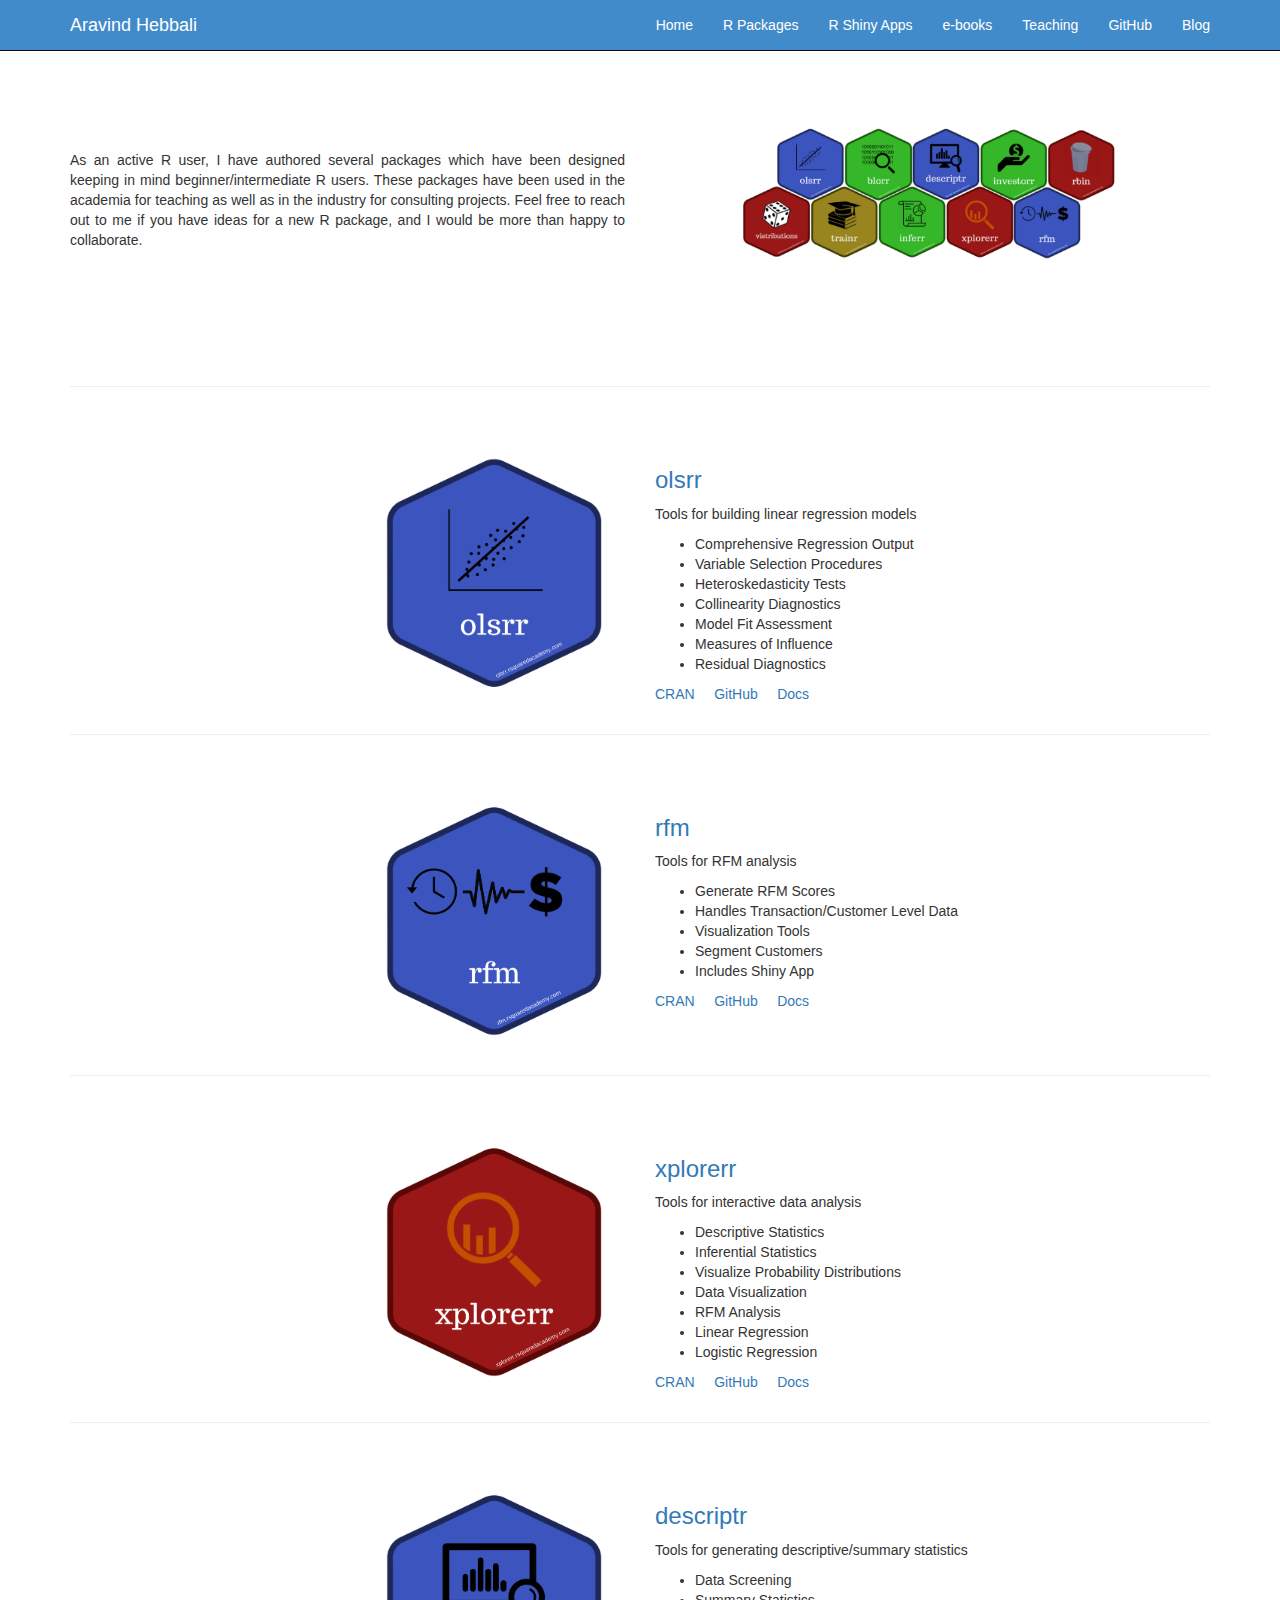
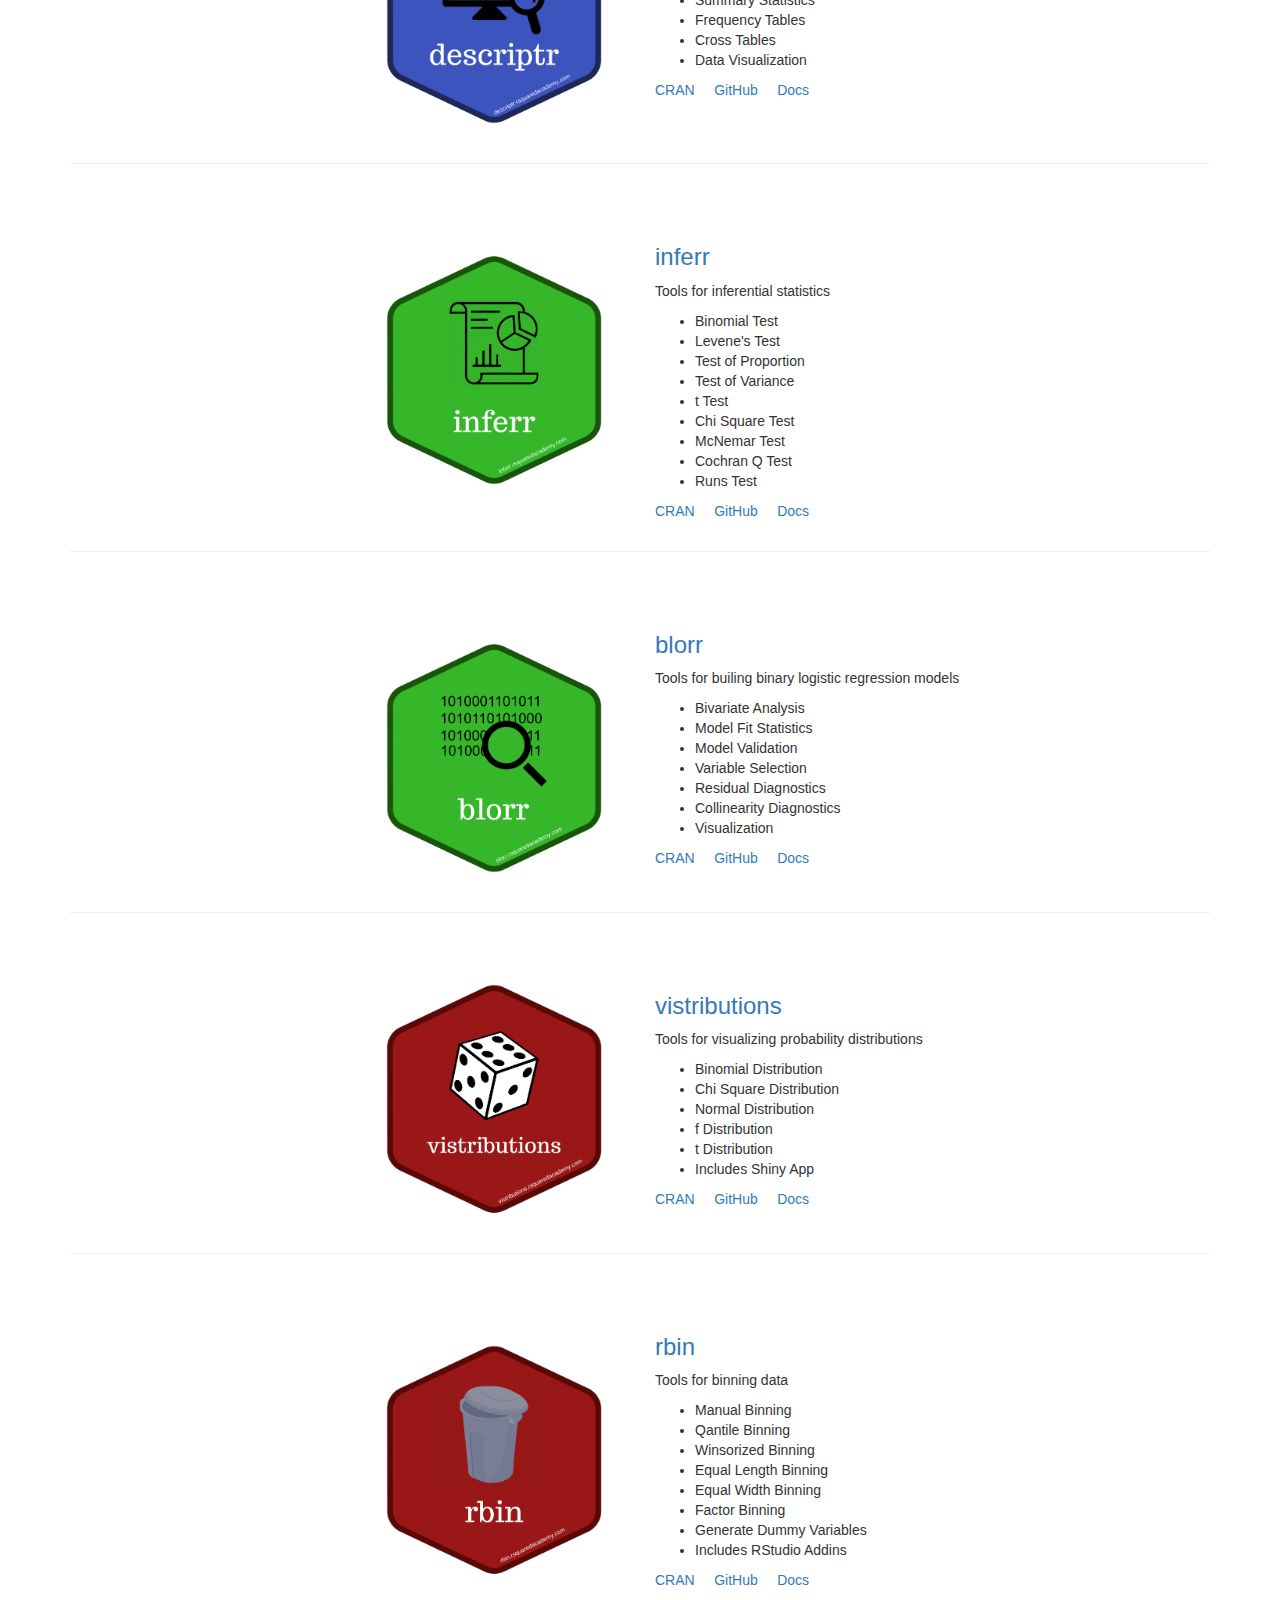
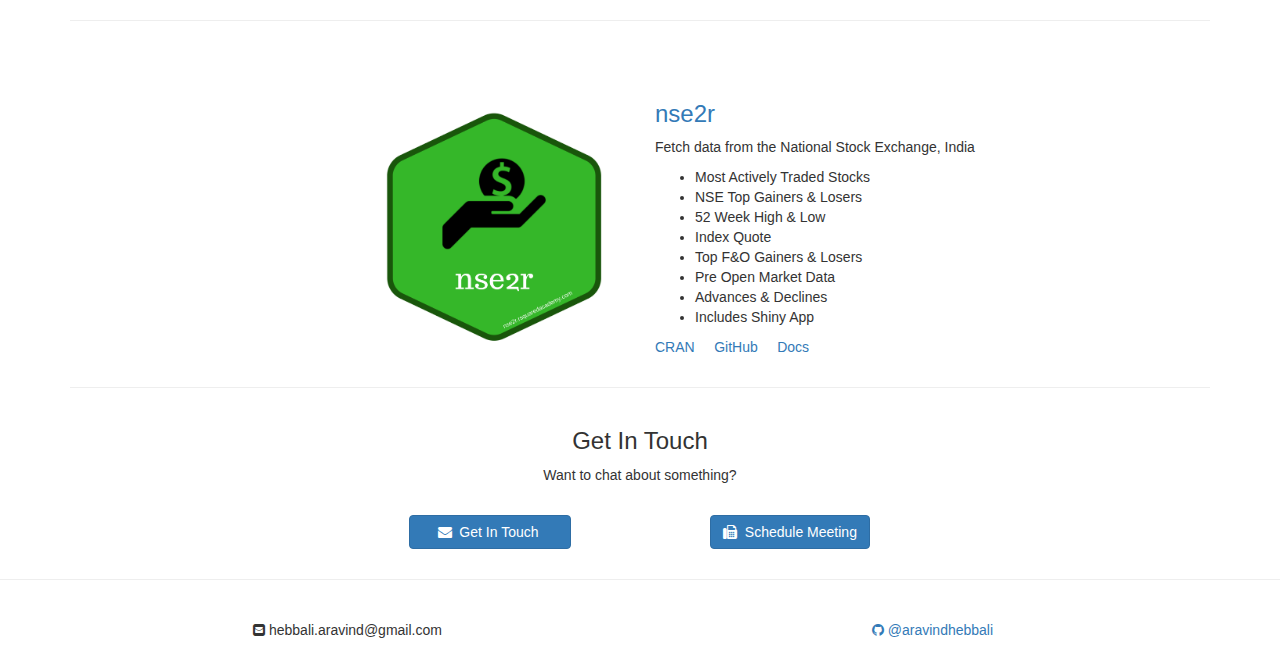
<file: r-packages.html>
<!DOCTYPE html>
  <html lang="en">

  <head>

    <meta charset="utf-8">
    <meta http-equiv="X-UA-Compatible" content="IE=edge">
    <meta name="viewport" content="width=device-width, initial-scale=1">
    <meta name="description" content="I have authored several packages which are used in academia & industry. Feel free to reach out if you would like to collaborate.">
    <meta name="author" content="Aravind Hebbali">
    <link rel="canonical" href="https://www.aravindhebbali.com/" />
    <title>R Packages | Aravind Hebbali</title>
    <meta property="og:url" content="https://www.aravindhebbali.com/"/>
    <meta property="og:title" content="Aravind Hebbali"/>
    <meta property="og:site_name" content="aravindhebbali.com"/>
    <meta property="og:description" content="I have authored several packages which are used in academia & industry. Feel free to reach out if you would like to collaborate."/>
    <meta property="og:image" content="https://www.aravindhebbali.com/images/logo.jpg"/>
    <meta property="og:image:height" content="219"/>
    <meta property="og:image:width" content="220"/>
    <meta name="keywords" content="aravind, hebbali, aravind hebbali, rsquared academy, olsrr, inferr, descriptr, blorr, rfm, vistributions, xplorerr, nse2r, rbin" />
    <meta name="referrer" content="no-referrer">
    <meta name="twitter:title" content="Aravind Hebbali" />
    <meta name="twitter:description" content="I have authored several packages which are used in academia & industry. Feel free to reach out if you would like to collaborate." />
    <meta name="twitter:card" content="summary" />
    <meta name="twitter:site" content="@hebbaliaravind" />
    <meta name="twitter:image" content="https://www.aravindhebbali.com/images/logo.jpg" />
    <meta name="twitter:image:width" content="300" />
    <meta name="twitter:image:height" content="300" />
    <meta name="twitter:creator" content="@hebbaliaravind" />
    <meta name="twitter:domain" content="www.aravindhebbali.com" />

    <!-- Bootstrap Core CSS -->
    <link href="css/bootstrap.min.css" rel="stylesheet">
    <link href="css/heroic-features.css" rel="stylesheet">
    <!-- Custom CSS -->
    <link rel="stylesheet" href="https://cdnjs.cloudflare.com/ajax/libs/font-awesome/4.7.0/css/font-awesome.min.css">
    <link rel='shortcut icon' type='image/x-icon' href='/favicon.ico' />

    <!-- Global site tag (gtag.js) - Google Analytics -->
    <script async src="https://www.googletagmanager.com/gtag/js?id=UA-57270671-5"></script>
    <script>
      window.dataLayer = window.dataLayer || [];
      function gtag(){dataLayer.push(arguments);}
      gtag('js', new Date());

      gtag('config', 'UA-57270671-3');
    </script>


    <!-- HTML5 Shim and Respond.js IE8 support of HTML5 elements and media queries -->
    <!-- WARNING: Respond.js doesn't work if you view the page via file:// -->
      <!--[if lt IE 9]>
          <script src="https://oss.maxcdn.com/libs/html5shiv/3.7.0/html5shiv.js"></script>
          <script src="https://oss.maxcdn.com/libs/respond.js/1.4.2/respond.min.js"></script>
        <![endif]-->

        <script type="application/ld+json">
          { "@context" : "https://schema.org",
          "@type" : "Person",
          "name" : "Aravind Hebbali",
          "url" : "https://www.aravindhebbali.com",
          "sameAs" : [ 
          "https://github.com/aravindhebbali",
          "https://twitter.com/hebbaliaravind",
          "https://www.linkedin.com/in/aravind-hebbali-b6553831/"
          ] 
        }
      </script>


    </head>

    <body>

      <!-- Navigation -->
      <nav class="navbar navbar-inverse navbar-fixed-top" role="navigation">
        <div class="container">
          <!-- Brand and toggle get grouped for better mobile display -->
          <div class="navbar-header">
            <button type="button" class="navbar-toggle" data-toggle="collapse" data-target="#bs-example-navbar-collapse-1">
              <span class="sr-only">Toggle navigation</span>
              <span class="icon-bar"></span>
              <span class="icon-bar"></span>
              <span class="icon-bar"></span>
            </button>
            <a class="navbar-brand" href="#">Aravind Hebbali</a>
          </div>
          <!-- Collect the nav links, forms, and other content for toggling -->
          <div class="collapse navbar-collapse" id="bs-example-navbar-collapse-1">
            <ul class="nav navbar-nav navbar-right">
              <li>
                <a href="https://www.aravindhebbali.com">Home</a>
              </li>
              <li>
                <a href="r-packages.html">R Packages</a>
              </li>
              <li>
                <a href="r-shiny-apps.html">R Shiny Apps</a>
              </li>
              <li>
                <a href="e-books.html">e-books</a>
              </li>
              <li>
                <a href="https://rsquared-academy.thinkific.com/"  target="_blank">Teaching</a>
              </li>
              <li>
                <a href="https://github.com/aravindhebbali" target="_blank">GitHub</a>
              </li>
              <li>
                <a href="https://blog.aravindhebbali.com" target="_blank">Blog</a>
              </li>
            </ul>
          </div>
        </div>
      </nav>

            
                <br>

                <!-- Tabs -->
                <div class="container">
                  <div class = "row text-left"> 

                    <div class="col-md-6 col-sm-9">
                      <br>
                      <br>
                      <br>
                      <p class = 'text-justify'>As an active R user, I have authored several 
                        packages which have been designed keeping in mind beginner/intermediate
                        R users. These packages have been used in the academia for teaching as 
                        well as in the industry for consulting projects. Feel free to reach out
                        to me if you have ideas for a new R package, and I would be more than 
                        happy to collaborate.
                      </p>
                    </div>

                    <div class="col-md-6 col-sm-3">
                      <div class="text-center">
                        <p>
                          <img src="images/hex_stickers.png" width="400px" alt="">
                        </p>
                      </div>
                    </div>
                  </div>
                  <div class="row">
                    <div class="col-md-12">
                      <hr>

        <div class = "row text-left"> 

          <div class="col-md-3 col-sm-3"></div> 
          <div class="col-md-3 col-sm-3">
            <br>
            <div class="text-center">
              <br>
              <p>
                <img src="images/hex_trial.png" height="250px"  alt="">
              </p>
            </div>
          </div>

          <!-- <div class="col-md-3 col-sm-9">
          </div>  -->
          <div class="col-md-6 col-sm-6">
            <br>
            <br>
            <a href="https://olsrr.rsquaredacademy.com" target="_blank"><h3>olsrr</h3></a>
            <p class="text-justify">Tools for building linear regression models</p>
            <ul>
              <li>Comprehensive Regression Output</li>
        <li>Variable Selection Procedures</li>
        <li>Heteroskedasticity Tests</li>
        <li>Collinearity Diagnostics</li>
        <li>Model Fit Assessment</li>
        <li>Measures of Influence</li>
        <li>Residual Diagnostics</li>
            </ul>
            <p>
              <a href="https://cran.r-project.org/package=olsrr" target="_blank">CRAN</a>&nbsp;&nbsp;&nbsp;&nbsp;
              <a href="https://github.com/rsquaredacademy/olsrr" target="_blank">GitHub</a>&nbsp;&nbsp;&nbsp;&nbsp;
              <a href="https://olsrr.rsquaredacademy.com" target="_blank">Docs</a>&nbsp;&nbsp;&nbsp;&nbsp;
            </p>
          </div>
        </div>

        <hr>

        <div class = "row text-left"> 
          <div class="col-md-3 col-sm-3"></div> 
          <div class="col-md-3 col-sm-3">
            <br>
            <br>
            <div class="text-center">
              <p>
                <img src="images/hex_rfm.png" height="250px" alt="">
              </p>
            </div>
          </div>

          <!-- <div class="col-md-3 col-sm-9">
          </div>  -->

          <div class="col-md-6 col-sm-9">
            <br>
            <br>
            <a href="https://rfm.rsquaredacademy.com/" target="_blank"><h3>rfm</h3></a>
            <p class="text-justify">Tools for RFM analysis</p>
            <ul>
              <li>Generate RFM Scores</li>
        <li>Handles Transaction/Customer Level Data</li>
        <li>Visualization Tools</li>
        <li>Segment Customers</li>
        <li>Includes Shiny App</li>
            </ul>
              <p>
              <a href="https://cran.r-project.org/package=rfm" target="_blank">CRAN</a>&nbsp;&nbsp;&nbsp;&nbsp;
              <a href="https://github.com/rsquaredacademy/rfm" target="_blank">GitHub</a>&nbsp;&nbsp;&nbsp;&nbsp;
              <a href="https://rfm.rsquaredacademy.com" target="_blank">Docs</a>&nbsp;&nbsp;&nbsp;&nbsp;
            </p>
          </div>
        </div>

        <hr>

        <div class = "row text-left"> 
          <div class="col-md-3 col-sm-3"></div>
          <div class="col-md-3 col-sm-3">
            <br>
            <br>
            <div class="text-center">
              <p>
                <img src="images/hex_xplorerr.png" height="250px" alt="">
              </p>
            </div>
          </div>

          <div class="col-md-6 col-sm-9">
            <br>
            <br>
            <a href="https://xplorerr.rsquaredacademy.com" target="_blank"><h3>xplorerr</h3></a>
            <p class="text-justify">Tools for interactive data analysis</p>
            <ul>
              <li>Descriptive Statistics</li>
        <li>Inferential Statistics</li>
        <li>Visualize Probability Distributions</li>
        <li>Data Visualization</li>
        <li>RFM Analysis</li>
        <li>Linear Regression</li>
        <li>Logistic Regression</li>
            </ul>
            <p>
              <a href="https://cran.r-project.org/package=xplorerr" target="_blank">CRAN</a>&nbsp;&nbsp;&nbsp;&nbsp;
              <a href="https://github.com/rsquaredacademy/xplorerr" target="_blank">GitHub</a>&nbsp;&nbsp;&nbsp;&nbsp;
              <a href="https://xplorerr.rsquaredacademy.com" target="_blank">Docs</a>&nbsp;&nbsp;&nbsp;&nbsp;
            </p>
          </div>
        </div>

        <hr>

        <div class = "row text-left"> 
          <div class="col-md-3 col-sm-3"></div> 
          <div class="col-md-3 col-sm-3">
            <br>
            <br>
            <div class="text-center">
              <p>
                <img src="images/hex_descriptr.png" height="250px" alt="">
              </p>
            </div>  
          </div>

          <!-- <div class="col-md-3 col-sm-9">
          </div>  -->

          <div class="col-md-6 col-sm-9">
            <br>
            <br>
            <a href="https://descriptr.rsquaredacademy.com" target="_blank"><h3>descriptr</h3></a>
            <p class="text-justify">Tools for generating descriptive/summary statistics</p>
            <ul>
              <li>Data Screening</li>
              <li>Summary Statistics</li>
              <li>Frequency Tables</li>
              <li>Cross Tables</li>
              <li>Data Visualization</li>
            </ul>
            <p>
              <a href="https://cran.r-project.org/package=descriptrr" target="_blank">CRAN</a>&nbsp;&nbsp;&nbsp;&nbsp;
              <a href="https://github.com/rsquaredacademy/descriptr" target="_blank">GitHub</a>&nbsp;&nbsp;&nbsp;&nbsp;
              <a href="https://descriptr.rsquaredacademy.com" target="_blank">Docs</a>&nbsp;&nbsp;&nbsp;&nbsp;
            </p>
          </div>
        </div>

        <hr>

        <div class = "row text-left"> 
          <div class="col-md-3 col-sm-3"></div>
          <div class="col-md-3 col-sm-3">
            <br>
            <br>
            <br>
            <div class="text-center">
              <p>
                <img src="images/hex_inferr.png" height="250px" alt="">
              </p>
            </div>
          </div>

          <!-- <div class="col-md-3 col-sm-9">
          </div>  -->

          <div class="col-md-6 col-sm-9">
            <br>
            <br>
            <a href="https://inferr.rsquaredacademy.com" target="_blank"><h3>inferr</h3></a>
            <p class="text-justify">Tools for inferential statistics</p>
            <ul>
              <li>Binomial Test</li>
              <li>Levene's Test</li>
              <li>Test of Proportion</li>
              <li>Test of Variance</li>
              <li>t Test</li>
              <li>Chi Square Test</li>
              <li>McNemar Test</li>
              <li>Cochran Q Test</li>
              <li>Runs Test</li>
            </ul>
            <p>
              <a href="https://cran.r-project.org/package=inferr" target="_blank">CRAN</a>&nbsp;&nbsp;&nbsp;&nbsp;
              <a href="https://github.com/rsquaredacademy/inferr" target="_blank">GitHub</a>&nbsp;&nbsp;&nbsp;&nbsp;
              <a href="https://inferr.rsquaredacademy.com" target="_blank">Docs</a>&nbsp;&nbsp;&nbsp;&nbsp;
            </p>
          </div>
        </div>

        <hr>

        <div class = "row text-left"> 

          <div class="col-md-3 col-sm-3"></div> 
          <div class="col-md-3 col-sm-3">
            <br>
            <br>
            <br>
            <div class="text-center">
              <p>
                <img src="images/hex_blorr.png" height="250px" alt="">
              </p>
            </div>
          </div>

          <!-- <div class="col-md-3 col-sm-9">
          </div>  -->

          <div class="col-md-6 col-sm-9">
            <br>
            <br>
            <a href="https://blorr.rsquaredacademy.com" target="_blank"><h3>blorr</h3></a>
            <p class="text-justify">Tools for builing binary logistic regression models</p>
            <ul>
              <li>Bivariate Analysis</li>
              <li>Model Fit Statistics</li>
              <li>Model Validation</li>
              <li>Variable Selection</li>
              <li>Residual Diagnostics</li>
              <li>Collinearity Diagnostics</li>
              <li>Visualization</li>
            </ul>
            <p>
              <a href="https://cran.r-project.org/package=blorr" target="_blank">CRAN</a>&nbsp;&nbsp;&nbsp;&nbsp;
              <a href="https://github.com/rsquaredacademy/blorr" target="_blank">GitHub</a>&nbsp;&nbsp;&nbsp;&nbsp;
              <a href="https://blorr.rsquaredacademy.com" target="_blank">Docs</a>&nbsp;&nbsp;&nbsp;&nbsp;
            </p>
          </div>
        </div>

        <hr>

        

        <div class = "row text-left"> 
          <div class="col-md-3 col-sm-3"></div>   
          <div class="col-md-3 col-sm-3">
            <br>
            <br>
            <div class="text-center">
              <p>
                <img src="images/hex_vistributions.png" height="250px" alt="">
              </p>
            </div>
          </div>


          <div class="col-md-6 col-sm-9">
            <br>
            <br>
            <a href="https://vistributions.rsquaredacademy.com/" target="_blank"><h3>vistributions</h3></a>
            <p class="text-justify">Tools for visualizing probability distributions</p>
            <ul>
              <li>Binomial Distribution</li>
              <li>Chi Square Distribution</li>
              <li>Normal Distribution</li>
              <li>f Distribution</li>
              <li>t Distribution</li>
              <li>Includes Shiny App</li>
            </ul>
              <p>
              <a href="https://cran.r-project.org/package=vistributions" target="_blank">CRAN</a>&nbsp;&nbsp;&nbsp;&nbsp;
              <a href="https://github.com/rsquaredacademy/vistributions" target="_blank">GitHub</a>&nbsp;&nbsp;&nbsp;&nbsp;
              <a href="https://vistributions.rsquaredacademy.com" target="_blank">Docs</a>&nbsp;&nbsp;&nbsp;&nbsp;
            </p>
          </div>
        </div>

        <hr>

        <div class = "row text-left"> 
          <div class="col-md-3 col-sm-3"></div>
          <div class="col-md-3 col-sm-3">
            <br>
            <br>
            <br>
            <div class="text-center">
              <p>
                <img src="images/hex_rbin.png" height="250px" alt="">
              </p>
            </div>
          </div>

          <div class="col-md-6 col-sm-9">
            <br>
            <br>
            <a href="https://rbin.rsquaredacademy.com/" target="_blank"><h3>rbin</h3></a>
            <p class="text-justify">Tools for binning data</p>
            <ul>
              <li>Manual Binning</li>
              <li>Qantile Binning</li>
              <li>Winsorized Binning</li>
              <li>Equal Length Binning</li>
              <li>Equal Width Binning</li>
              <li>Factor Binning</li>
              <li>Generate Dummy Variables</li>
              <li>Includes RStudio Addins</li>
            </ul>
              <p>
              <a href="https://cran.r-project.org/package=rbin" target="_blank">CRAN</a>&nbsp;&nbsp;&nbsp;&nbsp;  
              <a href="https://github.com/rsquaredacademy/rbin" target="_blank">GitHub</a>&nbsp;&nbsp;&nbsp;&nbsp;
              <a href="https://rbin.rsquaredacademy.com" target="_blank">Docs</a>&nbsp;&nbsp;&nbsp;&nbsp;
            </p>
          </div>
        </div>

        <hr>

        

        <div class = "row text-left"> 
      <div class="col-md-3 col-sm-3"></div>
          <div class="col-md-3 col-sm-3">
            <br>
            <br>
            <br>
            <div class="text-center">
              <p>
                <img src="images/hex_nse2r.png" height="250px" alt="">
              </p>
            </div>
          </div>

  
          <div class="col-md-6 col-sm-9">
            <br>
            <br>
            <a href="https://nse2r.rsquaredacademy.com" target="_blank"><h3>nse2r</h3></a>
            <p class="text-justify">Fetch data from the National Stock Exchange, India</p>
            <ul>
              <li>Most Actively Traded Stocks</li>
              <li>NSE Top Gainers & Losers</li>
              <li>52 Week High & Low</li>
              <li>Index Quote</li>
              <li>Top F&O Gainers & Losers</li>
              <li>Pre Open Market Data</li>
              <li>Advances & Declines</li>
              <li>Includes Shiny App</li>
            </ul>
            <p>
              <a href="https://cran.r-project.org/package=nse2r" target="_blank">CRAN</a>&nbsp;&nbsp;&nbsp;&nbsp;  
              <a href="https://github.com/rsquaredacademy/nse2r" target="_blank">GitHub</a>&nbsp;&nbsp;&nbsp;&nbsp;
              <a href="https://nse2r.rsquaredacademy.com" target="_blank">Docs</a>&nbsp;&nbsp;&nbsp;&nbsp;
            </p>
          </div>
        </div>
                              
        </div>
      </div>
          
  <hr>

  
  <div class="row">
    <div class="text-center">
      <h3>Get In Touch</h3>
      <p>
        Want to chat about something?
      </p>
    </div>
    <div class="row">
      <div class="col-md-3 col-sm-12"></div>
      <div class="col-md-3 col-sm-12 text-center">
        <br>
        <p>
          <a href="https://aravindhebbali.typeform.com/to/VXDxYJ" target="_blank" class="btn btn-primary">&nbsp;&nbsp;&nbsp;&nbsp;<i class="fa fa-envelope" aria-hidden="true"></i>&nbsp;&nbsp;Get In Touch&nbsp;&nbsp;&nbsp;&nbsp;&nbsp;</a>
        </p>
      </div>
      <div class="col-md-3 col-sm-12 text-center">
        <br>
        <p>
          <a href="https://calendly.com/aravindhebbali" target="_blank" class="btn btn-primary"><i class="fa fa-fax" aria-hidden="true"></i>&nbsp;&nbsp;Schedule Meeting</a>
        </p>
      </div>
      <div class="col-md-3 col-sm-12"></div>
    </div>
  </div>

</div>
<!-- /.container -->

<hr>
<br>


<!-- Footer -->
<div id="footer">
  <div class="container">
    <div class="row">
      <div class="col-sm-6">
        <div class="foot-header text-center">
          <p><i id="social-em" class="fa fa-envelope-square social"></i> hebbali.aravind@gmail.com</p>
        </div> 
      </div>
      <div class="col-sm-6">
        <div class="foot-header text-center">
          <p><a href="https://www.github.com/aravindhebbali" target="_blank"><i id="social-em" class="fa fa-github social"></i> @aravindhebbali</a></p>
        </div> 
      </div>
    </div>
  </div>
</div>    

          </div>
          <!-- /.container -->

          <!-- jQuery -->
          <script src="js/jquery.js"></script>

          <!-- Bootstrap Core JavaScript -->
          <script src="js/bootstrap.min.js"></script>

        </body>

        </html>
</file>
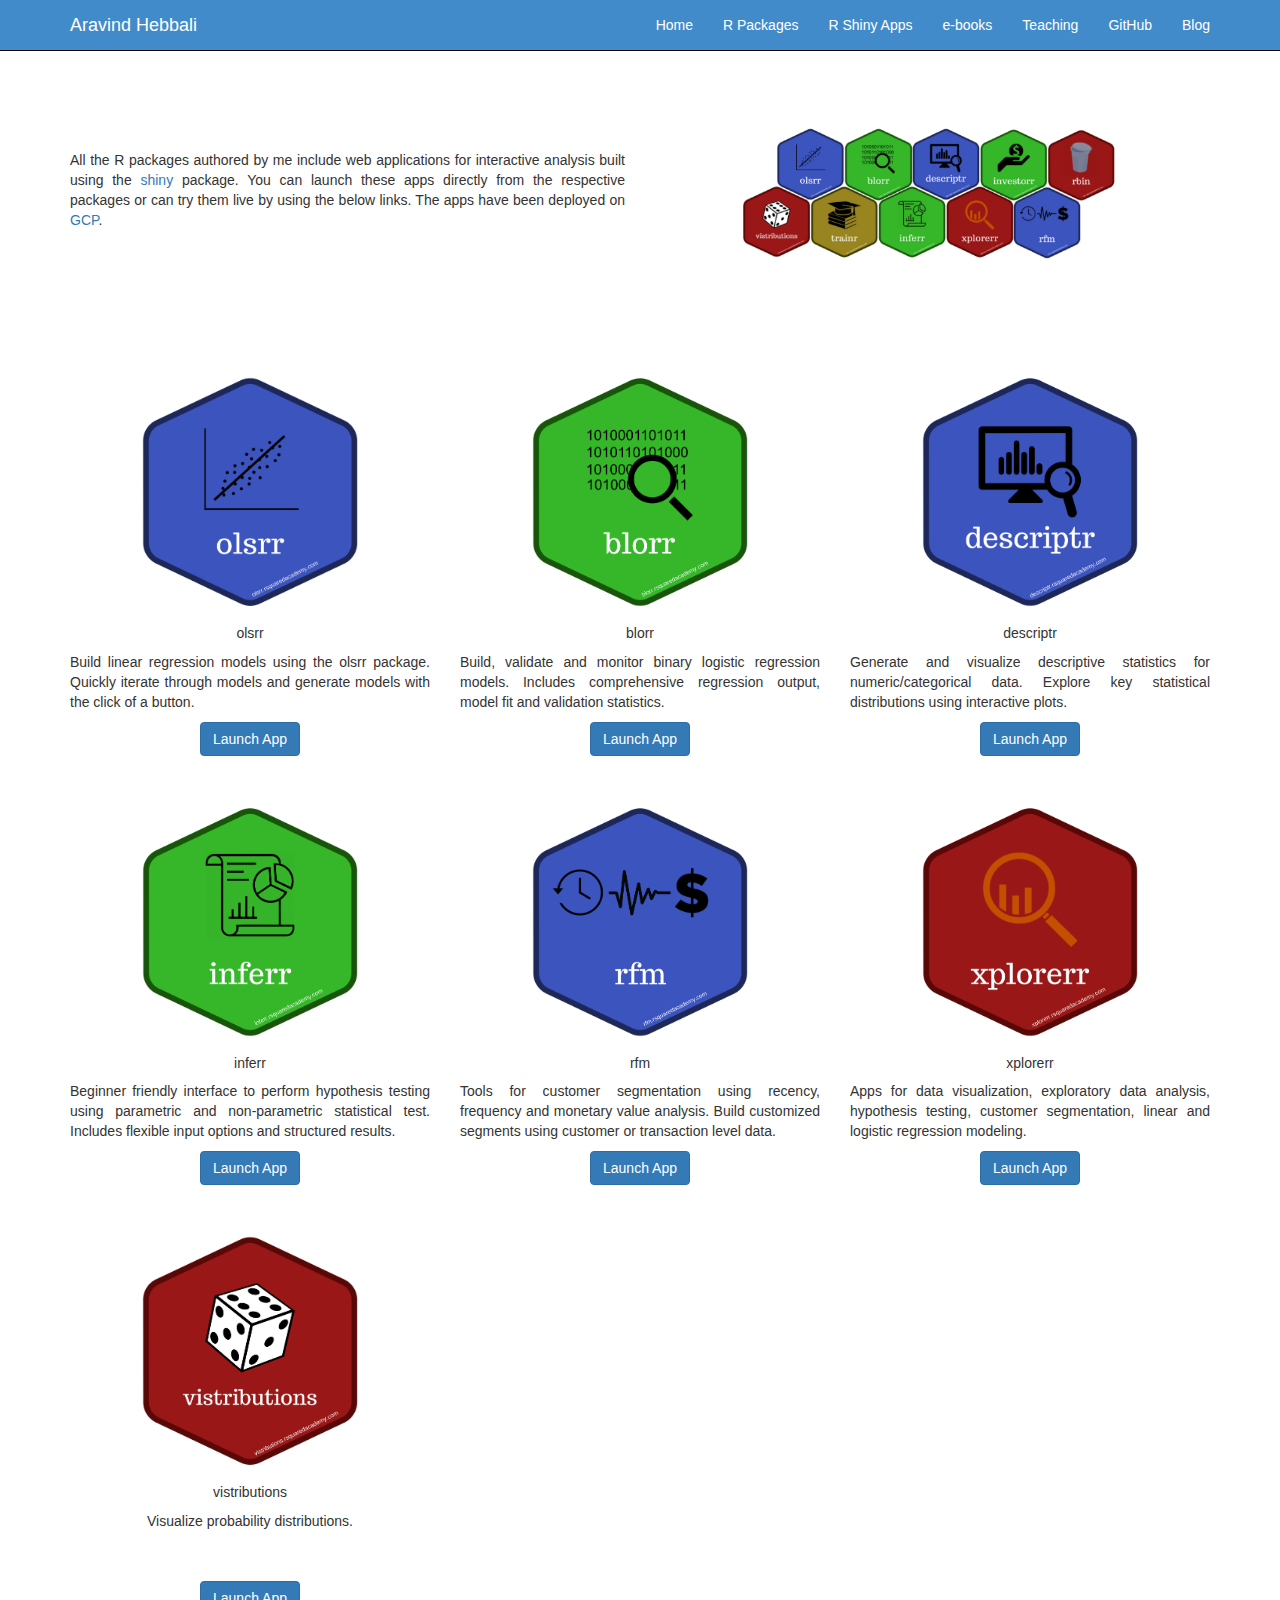
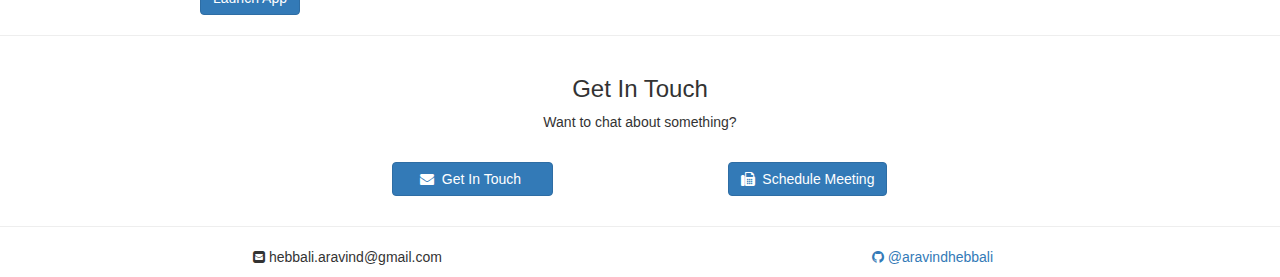
<file: r-shiny-apps.html>
<!DOCTYPE html>
  <html lang="en">

  <head>

    <meta charset="utf-8">
    <meta http-equiv="X-UA-Compatible" content="IE=edge">
    <meta name="viewport" content="width=device-width, initial-scale=1">
    <meta name="description" content=" RShiny apps for interactive data analysis developed by me and can be launched locally using RStudio. Install the xplorerr package from CRAN to try the apps.">
    <meta name="author" content="Aravind Hebbali">
    <link rel="canonical" href="https://www.aravindhebbali.com/" />
    <title>R Shiny Apps | Aravind Hebbali</title>
    <meta property="og:url" content="https://www.aravindhebbali.com/"/>
    <meta property="og:title" content="Aravind Hebbali"/>
    <meta property="og:site_name" content="aravindhebbali.com"/>
    <meta property="og:description" content="R Shiny apps for interactive data analysis developed by me and can be launched locally using RStudio. Install the xplorerr package from CRAN to try the apps."/>
    <meta property="og:image" content="https://www.aravindhebbali.com/images/logo.jpg"/>
    <meta property="og:image:height" content="219"/>
    <meta property="og:image:width" content="220"/>
    <meta name="keywords" content="aravind, hebbali, aravind hebbali, rsquared academy, r shiny, shiny apps, r shiny apps, olsrr, inferr, descriptr, blorr, rfm, vistributions, xplorerr, nse2r, rbin" />
    <meta name="referrer" content="no-referrer">
    <meta name="twitter:title" content="Aravind Hebbali" />
    <meta name="twitter:description" content="R Shiny apps for interactive data analysis developed by me and can be launched locally using RStudio. Install the xplorerr package from CRAN to try the apps." />
    <meta name="twitter:card" content="summary" />
    <meta name="twitter:site" content="@hebbaliaravind" />
    <meta name="twitter:image" content="https://www.aravindhebbali.com/images/logo.jpg" />
    <meta name="twitter:image:width" content="300" />
    <meta name="twitter:image:height" content="300" />
    <meta name="twitter:creator" content="@hebbaliaravind" />
    <meta name="twitter:domain" content="www.aravindhebbali.com" />

    <!-- Bootstrap Core CSS -->
    <link href="css/bootstrap.min.css" rel="stylesheet">
    <link href="css/heroic-features.css" rel="stylesheet">
    <!-- Custom CSS -->
    <link rel="stylesheet" href="https://cdnjs.cloudflare.com/ajax/libs/font-awesome/4.7.0/css/font-awesome.min.css">
    <link rel='shortcut icon' type='image/x-icon' href='/favicon.ico' />

    <!-- Global site tag (gtag.js) - Google Analytics -->
    <script async src="https://www.googletagmanager.com/gtag/js?id=UA-57270671-5"></script>
    <script>
      window.dataLayer = window.dataLayer || [];
      function gtag(){dataLayer.push(arguments);}
      gtag('js', new Date());

      gtag('config', 'UA-57270671-3');
    </script>


    <!-- HTML5 Shim and Respond.js IE8 support of HTML5 elements and media queries -->
    <!-- WARNING: Respond.js doesn't work if you view the page via file:// -->
      <!--[if lt IE 9]>
          <script src="https://oss.maxcdn.com/libs/html5shiv/3.7.0/html5shiv.js"></script>
          <script src="https://oss.maxcdn.com/libs/respond.js/1.4.2/respond.min.js"></script>
        <![endif]-->

        <script type="application/ld+json">
          { "@context" : "https://schema.org",
          "@type" : "Person",
          "name" : "Aravind Hebbali",
          "url" : "https://www.aravindhebbali.com",
          "sameAs" : [ 
          "https://github.com/aravindhebbali",
          "https://twitter.com/hebbaliaravind",
          "https://www.linkedin.com/in/aravind-hebbali-b6553831/"
          ] 
        }
      </script>


    </head>

    <body>

      <!-- Navigation -->
      <nav class="navbar navbar-inverse navbar-fixed-top" role="navigation">
        <div class="container">
          <!-- Brand and toggle get grouped for better mobile display -->
          <div class="navbar-header">
            <button type="button" class="navbar-toggle" data-toggle="collapse" data-target="#bs-example-navbar-collapse-1">
              <span class="sr-only">Toggle navigation</span>
              <span class="icon-bar"></span>
              <span class="icon-bar"></span>
              <span class="icon-bar"></span>
            </button>
            <a class="navbar-brand" href="#">Aravind Hebbali</a>
          </div>
          <!-- Collect the nav links, forms, and other content for toggling -->
          <div class="collapse navbar-collapse" id="bs-example-navbar-collapse-1">
            <ul class="nav navbar-nav navbar-right">
              <li>
                <a href="https://www.aravindhebbali.com">Home</a>
              </li>
              <li>
                <a href="r-packages.html">R Packages</a>
              </li>
              <li>
                <a href="r-shiny-apps.html">R Shiny Apps</a>
              </li>
              <li>
                <a href="e-books.html">e-books</a>
              </li>
              <li>
                <a href="https://www.rsquaredacademy.com/"  target="_blank">Teaching</a>
              </li>
              <li>
                <a href="https://github.com/aravindhebbali" target="_blank">GitHub</a>
              </li>
              <li>
                <a href="https://blog.aravindhebbali.com" target="_blank">Blog</a>
              </li>
            </ul>
          </div>
        </div>
      </nav>

                
                <br>

                <!-- Tabs -->
                <div class="container">
                  <div class = "row text-left"> 

                    <div class="col-md-6 col-sm-9">
                      <br>
                      <br>
                      <br>
                      <p class = 'text-justify'>All the R packages authored by me include web 
                        applications for interactive analysis built using the 
                        <a href="https://shiny.rstudio.com/" target="_blank">shiny</a> package. You
                        can launch these apps directly from the respective packages or can try 
                        them live by using the below links. The apps have been deployed on 
                        <a href="https://cloud.google.com/" target="_blank">GCP</a>.
                      </p>
                    </div>

                    <div class="col-md-6 col-sm-3">
                      <div class="text-center">
                        <p>
                          <img src="images/hex_stickers.png" width="400px" alt="">
                        </p>
                      </div>
                    </div>
                  </div>
                  <div class="row">
                    <div class="col-md-12">

            <div class="row text-center">
              <div class="col-md-4 col-sm-12">
                <div class="card">
                  <img class="card-img-top" src="images/hex_trial.png" height = '250px' alt="Card image cap">
                  <div class="card-body">
                    <h5 class="card-title">olsrr</h5>
                    <p class="card-text text-justify">Build linear regression models using the olsrr package. Quickly iterate through
                    models and generate models with the click of a button.</p>
                    <a href="https://www.rsquaredcomputing.com/shiny/olsrr/" target="_blank" class="btn btn-primary">Launch App</a>
                  </div>
                </div>
              </div>
              <div class="col-md-4 col-sm-12">
                <div class="card">
                  <img class="card-img-top" src="images/hex_blorr.png" height = '250px' alt="Card image cap">
                  <div class="card-body">
                    <h5 class="card-title">blorr</h5>
                    <p class="card-text text-justify">Build, validate and monitor binary logistic regression models. Includes comprehensive
                    regression output, model fit and validation statistics.</p>
                    <a href="https://www.rsquaredcomputing.com/shiny/blorr/" target="_blank" class="btn btn-primary">Launch App</a>
                  </div>
                </div>
              </div>
              <div class="col-md-4 col-sm-12">
                <div class="card">
                  <img class="card-img-top" src="images/hex_descriptr.png" height = '250px' alt="Card image cap">
                  <div class="card-body">
                    <h5 class="card-title">descriptr</h5>
                    <p class="card-text text-justify">Generate and visualize descriptive statistics for numeric/categorical data. Explore
                    key statistical distributions using interactive plots.</p>
                    <a href="https://www.rsquaredcomputing.com/shiny/descriptr/" target="_blank" class="btn btn-primary">Launch App</a>
                  </div>
                </div>
              </div>
            </div>

            <br>
            <br>

            <div class="row text-center">
              <div class="col-md-4 col-sm-12">
                <div class="card">
                  <img class="card-img-top" src="images/hex_inferr.png" height = '250px' alt="Card image cap">
                  <div class="card-body">
                    <h5 class="card-title">inferr</h5>
                    <p class="card-text text-justify">Beginner friendly interface to perform hypothesis testing using parametric and non-parametric statistical test. Includes flexible input options and structured results.</p>
                    <a href="https://www.rsquaredcomputing.com/shiny/inferr/" target="_blank" class="btn btn-primary">Launch App</a>
                  </div>
                </div>
              </div>
              <div class="col-md-4 col-sm-12">
                <div class="card">
                  <img class="card-img-top" src="images/hex_rfm.png" height = '250px' alt="Card image cap">
                  <div class="card-body">
                    <h5 class="card-title">rfm</h5>
                    <p class="card-text text-justify">Tools for customer segmentation using recency, frequency and monetary value analysis. Build customized segments using customer or transaction level data.</p>
                    <a href="https://www.rsquaredcomputing.com/shiny/rfm/" target="_blank" class="btn btn-primary">Launch App</a>
                  </div>
                </div>
              </div>
              <div class="col-md-4 col-sm-12">
                <div class="card">
                  <img class="card-img-top" src="images/hex_xplorerr.png" height = '250px' alt="Card image cap">
                  <div class="card-body">
                    <h5 class="card-title">xplorerr</h5>
                    <p class="card-text text-justify">Apps for data visualization, exploratory data analysis, hypothesis testing, customer segmentation, linear and logistic regression modeling.</p>
                    <a href="https://www.rsquaredcomputing.com/shiny/xplorerr/" target="_blank" class="btn btn-primary">Launch App</a>
                  </div>
                </div>
              </div>
            </div>

            <br>
            <br>

            <div class="row text-center">
                <div class="col-md-4 col-sm-9">
                    <div class="card">
                      <img class="card-img-top" src="images/hex_vistributions.png" height = '250px' alt="Card image cap">
                      <div class="card-body">
                        <h5 class="card-title">vistributions</h5>
                        <p class="card-text text-center">Visualize probability distributions.</p>
                        <br>
                        <br>
                        <a href="https://www.rsquaredcomputing.com/shiny/vistributions/" target="_blank" class="btn btn-primary">Launch App</a>
                      </div>
                    </div>
                </div>
            </div>


          </div>
        </div>
      </div>

          
  <!-- /Tabs -->

  <hr>

  
  <div class="row">
    <div class="text-center">
      <h3>Get In Touch</h3>
      <p>
        Want to chat about something?
      </p>
    </div>
    <div class="row">
      <div class="col-md-3 col-sm-12"></div>
      <div class="col-md-3 col-sm-12 text-center">
        <br>
        <p>
          <a href="https://aravindhebbali.typeform.com/to/VXDxYJ" target="_blank" class="btn btn-primary">&nbsp;&nbsp;&nbsp;&nbsp;<i class="fa fa-envelope" aria-hidden="true"></i>&nbsp;&nbsp;Get In Touch&nbsp;&nbsp;&nbsp;&nbsp;&nbsp;</a>
        </p>
      </div>
      <div class="col-md-3 col-sm-12 text-center">
        <br>
        <p>
          <a href="https://calendly.com/aravindhebbali" target="_blank" class="btn btn-primary"><i class="fa fa-fax" aria-hidden="true"></i>&nbsp;&nbsp;Schedule Meeting</a>
        </p>
      </div>
      <div class="col-md-3 col-sm-12"></div>
    </div>
  </div>

</div>
<!-- /.container -->

<hr>

<!-- Footer -->
<div id="footer">
  <div class="container">
    <div class="row">
      <div class="col-sm-6">
        <div class="foot-header text-center">
          <p><i id="social-em" class="fa fa-envelope-square social"></i> hebbali.aravind@gmail.com</p>
        </div> 
      </div>
      <div class="col-sm-6">
        <div class="foot-header text-center">
          <p><a href="https://www.github.com/aravindhebbali" target="_blank"><i id="social-em" class="fa fa-github social"></i> @aravindhebbali</a></p>
        </div> 
      </div>
    </div>
  </div>
</div>    

          </div>
          <!-- /.container -->

          <!-- jQuery -->
          <script src="js/jquery.js"></script>

          <!-- Bootstrap Core JavaScript -->
          <script src="js/bootstrap.min.js"></script>

        </body>

        </html>
</file>
<file: css/heroic-features.css>
/*
 * Start Bootstrap - Heroic Features (http://startbootstrap.com/)
 * Copyright 2013-2016 Start Bootstrap
 * Licensed under MIT (https://github.com/BlackrockDigital/startbootstrap/blob/gh-pages/LICENSE)
 */

body {
    padding-top: 70px; /* Required padding for .navbar-fixed-top. Remove if using .navbar-static-top. Change if height of navigation changes. */
}

.hero-spacer {
    margin-top: 50px;
}

.hero-feature {
    margin-bottom: 30px;
}

footer {
    margin: 50px 0;
}

.navbar-inverse {
    background-color: #428bca;
    background-image: none;
    color: white;
}

.navbar-inverse .navbar-brand {
  color: #fff;
}

.navbar-inverse .navbar-nav > li > a {
  color: #fff;
}

/* Tabs panel */
.tabbable-panel {
  padding: 10px;
}

/* Default mode */
.tabbable-line > .nav-tabs {
  border: none;
  margin: 0px;
}
.tabbable-line > .nav-tabs > li {
  margin-right: 2px;
}
.tabbable-line > .nav-tabs > li > a {
  border: 0;
  margin-right: 0;
  color: #737373;
}
.tabbable-line > .nav-tabs > li > a > i {
  color: #a6a6a6;
}
.tabbable-line > .nav-tabs > li.open, .tabbable-line > .nav-tabs > li:hover {
  border-bottom: 4px;
}
.tabbable-line > .nav-tabs > li.open > a, .tabbable-line > .nav-tabs > li:hover > a {
  border: 0;
  background: none !important;
  color: #333333;
}
.tabbable-line > .nav-tabs > li.open > a > i, .tabbable-line > .nav-tabs > li:hover > a > i {
  color: #a6a6a6;
}
.tabbable-line > .nav-tabs > li.open .dropdown-menu, .tabbable-line > .nav-tabs > li:hover .dropdown-menu {
  margin-top: 0px;
}
.tabbable-line > .nav-tabs > li.active {
  border-bottom: 4px;
  position: relative;
}
.tabbable-line > .nav-tabs > li.active > a {
  border: 0;
  color: #333333;
}
.tabbable-line > .nav-tabs > li.active > a > i {
  color: #404040;
}
.tabbable-line > .tab-content {
  margin-top: -3px;
  background-color: #fff;
  border: 0;
  border-top: 1px solid #eee;
  padding: 15px 0;
}
.portlet .tabbable-line > .tab-content {
  padding-bottom: 0;
}

/* Below tabs mode */

.tabbable-line.tabs-below > .nav-tabs > li {
  border-top: 4px solid transparent;
}
.tabbable-line.tabs-below > .nav-tabs > li > a {
  margin-top: 0;
}
.tabbable-line.tabs-below > .nav-tabs > li:hover {
  border-bottom: 0;
  border-top: 4px solid #fbcdcf;
}
.tabbable-line.tabs-below > .nav-tabs > li.active {
  margin-bottom: -2px;
  border-bottom: 0;
  border-top: 4px solid #f3565d;
}
.tabbable-line.tabs-below > .tab-content {
  margin-top: -10px;
  border-top: 0;
  border-bottom: 1px solid #eee;
  padding-bottom: 15px;
}
.nav-tabs > li, .nav-pills > li {
    float:none;
    display:inline-block;
    *display:inline;
     zoom:1;
}

.nav-tabs, .nav-pills {
    text-align:center;
}


/*------------------------------------*\
	Courses
\*------------------------------------*/
.course {
	margin-top:20px;
	margin-bottom:20px;
}

.course .course-img {
	position: relative;
	display:block;
	margin-bottom:20px;
	border-radius:4px;
	overflow:hidden;
}

.course .course-img > img {
	width:100%;
}

.course-img:after {
	content:"";
	position:absolute;
	left:0;
	right:0;
	bottom:0;
	top:0;
	background-color:#FF6700;
	opacity:0;
	-webkit-transition:0.2s opacity;
	transition:0.2s opacity;
}

.course .course-img:hover:after {
	opacity:0.7;
}

.course .course-img .course-link-icon {
	position:absolute;
	left:50%;
	top:50%;
	-webkit-transform: translate(-50% , calc(-50% - 15px));
	    -ms-transform: translate(-50% , calc(-50% - 15px));
	        transform: translate(-50% , calc(-50% - 15px));
	width:40px;
	height:40px;
	line-height:40px;
	text-align:center;
	border:2px solid #fff;
	color:#fff;
	border-radius:50%;
	opacity:0;
	z-index:10;
	-webkit-transition:0.2s all;
	transition:0.2s all;
}

.course .course-img:hover .course-link-icon {
	-webkit-transform: translate(-50% , -50%);
	    -ms-transform: translate(-50% , -50%);
	        transform: translate(-50% , -50%);
	opacity:1;
}

.course .course-title {
	display:block;
	height:42px;
}

.course .course-details {
	margin-top: 20px;
	padding-top: 10px;
	border-top: 1px solid #EBEBEB;
}

.course .course-details .course-price {
	float: right;
}

.course .course-details .course-price.course-free {
	color: green;
}

.course .course-details .course-price.course-premium {
	color: #FF6700;
}

#courses .center-btn {
	text-align:center;
	margin-top:40px;
}
</file>
